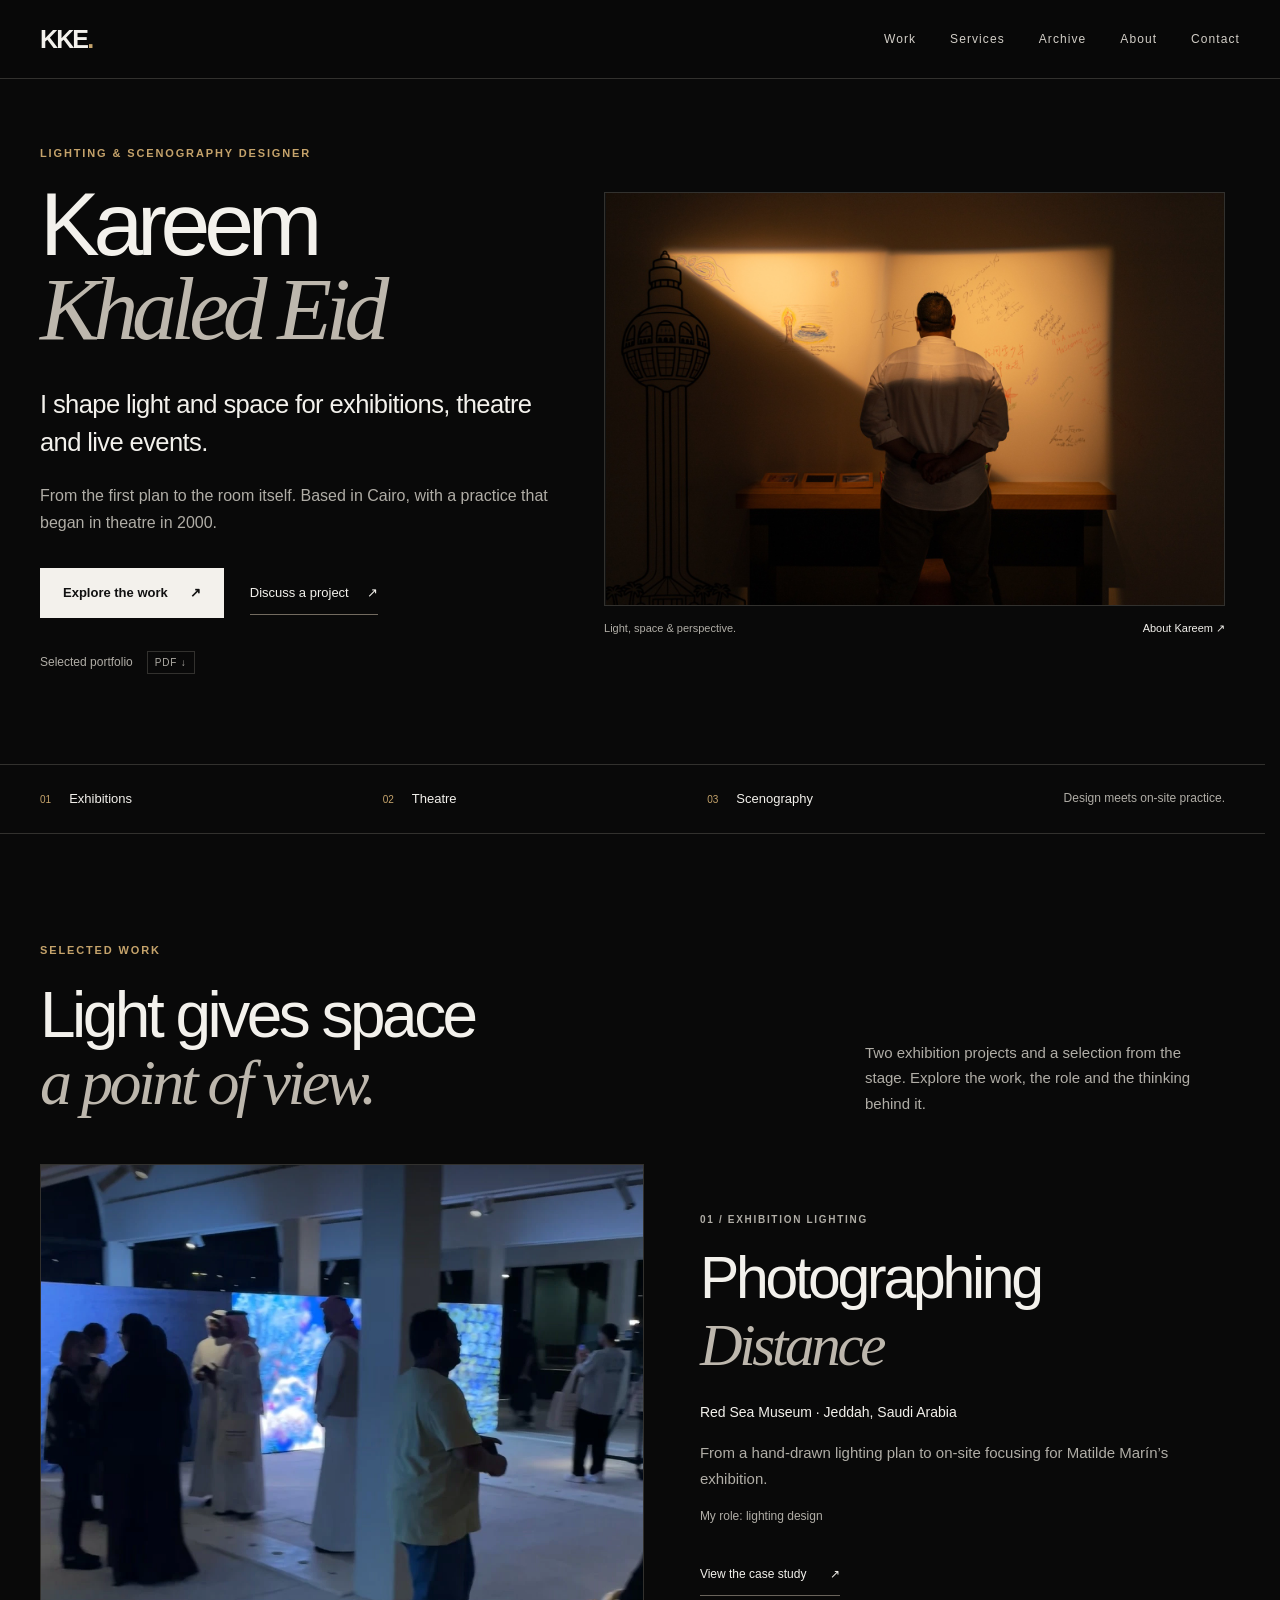
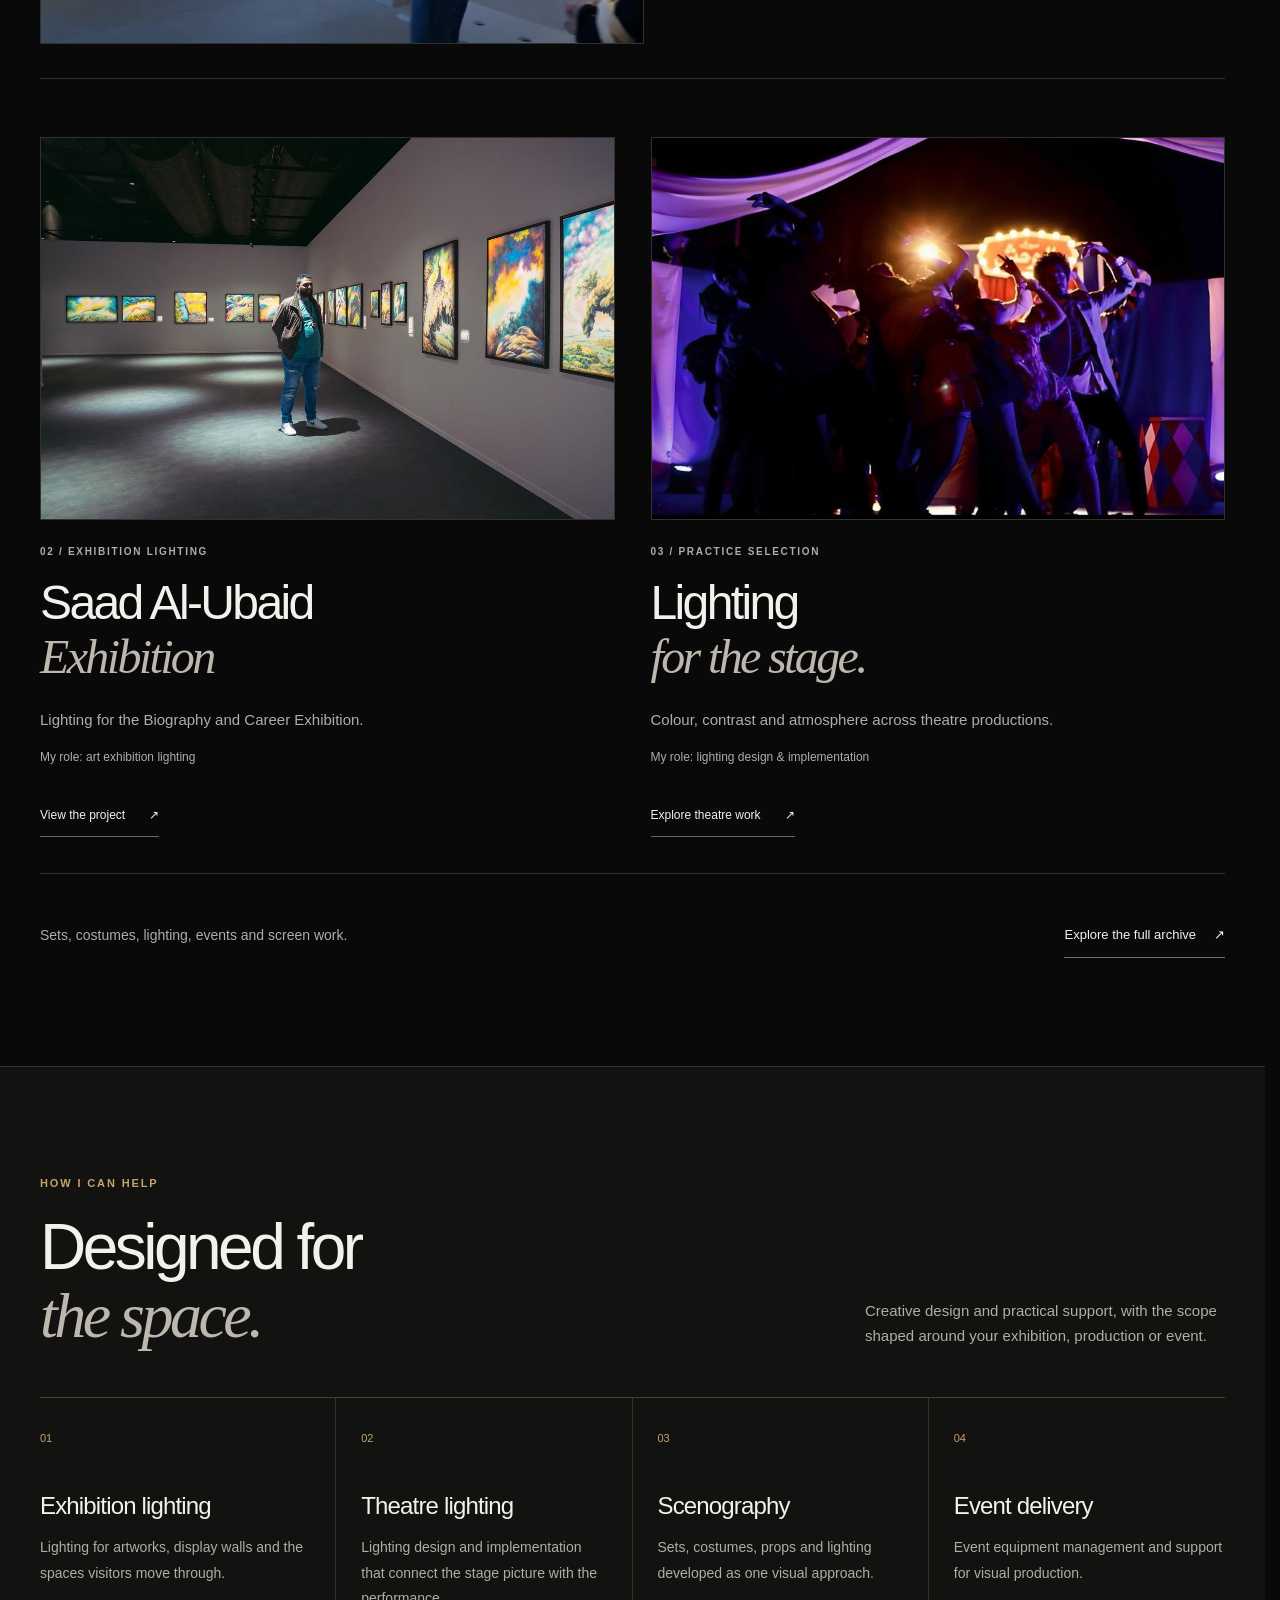
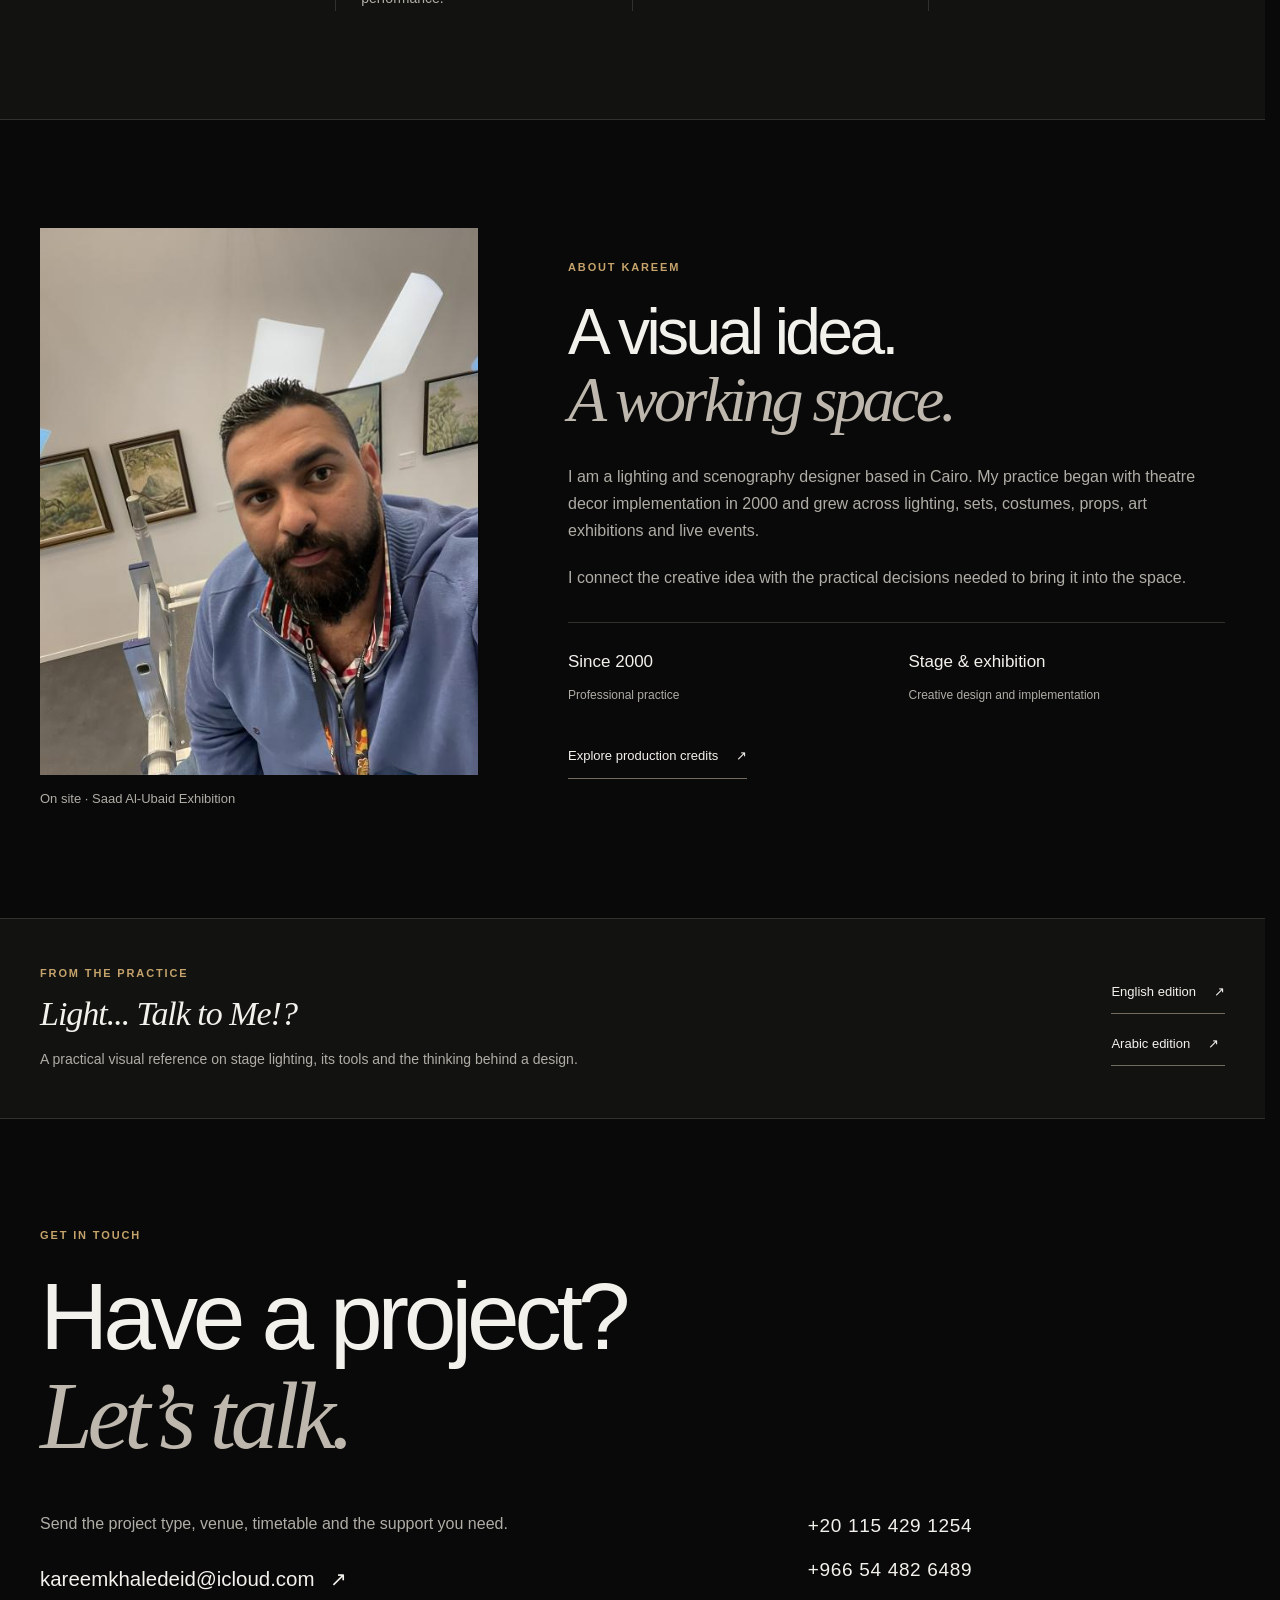
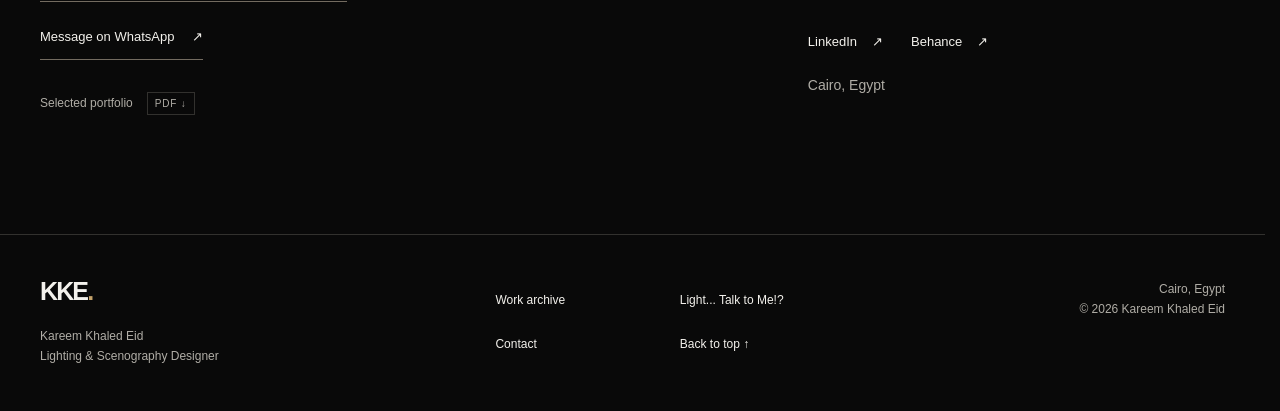
<file: index.html>
<!doctype html>
<html lang="en"><head>
<meta charset="utf-8"><meta name="viewport" content="width=device-width,initial-scale=1">
<meta name="description" content="Lighting and scenography for exhibitions, theatre and live events. Explore work by Kareem Khaled Eid, including the Red Sea Museum in Jeddah."><meta name="author" content="Kareem Khaled Eid"><meta name="theme-color" content="#090909">
<meta name="robots" content="index, follow, max-image-preview:large"><link rel="canonical" href="https://kareemkhaledeid.github.io/">
<meta property="og:title" content="Kareem Khaled Eid — Lighting &amp; Scenography Designer"><meta property="og:description" content="Lighting and scenography for exhibitions, theatre and live events. Explore work by Kareem Khaled Eid, including the Red Sea Museum in Jeddah."><meta property="og:type" content="website"><meta property="og:url" content="https://kareemkhaledeid.github.io/"><meta property="og:site_name" content="Kareem Khaled Eid"><meta property="og:image" content="https://kareemkhaledeid.github.io/assets/kareem-light-and-space.jpg"><meta property="og:image:alt" content="Kareem Khaled Eid facing a wall shaped by warm light"><meta property="og:image:width" content="1536"><meta property="og:image:height" content="1024">
<meta name="twitter:card" content="summary_large_image"><meta name="twitter:title" content="Kareem Khaled Eid — Lighting &amp; Scenography Designer"><meta name="twitter:description" content="Lighting and scenography for exhibitions, theatre and live events. Explore work by Kareem Khaled Eid, including the Red Sea Museum in Jeddah."><meta name="twitter:image" content="https://kareemkhaledeid.github.io/assets/kareem-light-and-space.jpg">
<title>Kareem Khaled Eid — Lighting &amp; Scenography Designer</title><link rel="icon" href="assets/favicon.svg" type="image/svg+xml"><link rel="stylesheet" href="style.css?v=20261023-hero-photo">
<script type="application/ld+json">{"@context": "https://schema.org", "@graph": [{"@type": "Person", "@id": "https://kareemkhaledeid.github.io/#person", "name": "Kareem Khaled Eid", "url": "https://kareemkhaledeid.github.io/", "jobTitle": "Lighting & Scenography Designer", "email": "mailto:kareemkhaledeid@icloud.com", "telephone": ["+201154291254", "+966544826489"], "address": {"@type": "PostalAddress", "addressLocality": "Cairo", "addressCountry": "EG"}, "sameAs": ["https://www.linkedin.com/in/kareemkhaledeid/", "https://www.behance.net/kareemkhaledeid"]}, {"@type": "WebPage", "@id": "https://kareemkhaledeid.github.io/#webpage", "url": "https://kareemkhaledeid.github.io/", "name": "Kareem Khaled Eid — Lighting & Scenography Designer", "description": "Lighting and scenography for exhibitions, theatre and live events. Explore work by Kareem Khaled Eid, including the Red Sea Museum in Jeddah.", "author": {"@id": "https://kareemkhaledeid.github.io/#person"}}]}</script>
</head><body id="top" data-page="home">
<a class="skip-link" href="#main">Skip to content</a>
<header class="site-header"><nav class="nav container" aria-label="Main navigation">
  <a class="brand" href="./" aria-label="Kareem Khaled Eid — home">KKE<span>.</span></a>
  <button class="nav-toggle" type="button" aria-controls="nav-links" aria-expanded="false" aria-label="Open navigation"><span></span><span></span></button>
  <div class="nav-links" id="nav-links"><a href="#work">Work</a><a href="#services">Services</a><a href="archive.html">Archive</a><a href="#about">About</a><a href="#contact">Contact</a></div>
</nav></header>
<main id="main" tabindex="-1">
<section class="hero container" aria-labelledby="home-title">
  <div class="hero-copy reveal"><p class="eyebrow">LIGHTING &amp; SCENOGRAPHY DESIGNER</p><h1 id="home-title">Kareem<br><em>Khaled Eid</em></h1><p class="hero-intro">I shape light and space for exhibitions, theatre and live events.</p><p class="muted hero-detail">From the first plan to the room itself. Based in Cairo, with a practice that began in theatre in 2000.</p><div class="actions"><a class="button button-primary" href="#work">Explore the work <span aria-hidden="true">↗</span></a><a class="text-link" href="#contact">Discuss a project <span aria-hidden="true">↗</span></a></div><a class="download-link" href="assets/Kareem_Khaled_Eid_Selected_Portfolio.pdf" download>Selected portfolio <span>PDF ↓</span></a></div>
  <figure class="hero-visual reveal"><a class="hero-photo" href="#about" aria-label="About Kareem Khaled Eid"><img src="assets/kareem-light-and-space.jpg" alt="Kareem Khaled Eid standing with his hands behind his back, facing a wall shaped by warm light" width="1536" height="1024" loading="eager" decoding="async" fetchpriority="high"></a><figcaption><span>Light, space &amp; perspective.</span><a href="#about">About Kareem <span aria-hidden="true">↗</span></a></figcaption></figure>
</section>
<div class="practice-strip"><div class="container"><p><span>01</span>Exhibitions</p><p><span>02</span>Theatre</p><p><span>03</span>Scenography</p><p class="strip-note">Design meets on-site practice.</p></div></div>
<section class="section container" id="work" aria-labelledby="work-title">
  <div class="section-heading reveal"><div><p class="eyebrow">SELECTED WORK</p><h2 id="work-title">Light gives space<br><em>a point of view.</em></h2></div><p>Two exhibition projects and a selection from the stage. Explore the work, the role and the thinking behind it.</p></div>
  <div class="work-grid">
    <article class="work-card work-feature reveal"><a href="photographing-distance.html" class="work-link" aria-label="View project: Photographing Distance — Red Sea Museum"><div class="work-photo"><img src="assets/project-details/jeddah-gallery.webp" alt="Visitors among LED displays and columns in the Photographing Distance exhibition" width="1080" height="855" loading="lazy" decoding="async" class=""></div><div class="work-copy"><p class="eyebrow">01 / EXHIBITION LIGHTING</p><h3>Photographing<br><em>Distance</em></h3><p class="work-place">Red Sea Museum · Jeddah, Saudi Arabia</p><p>From a hand-drawn lighting plan to on-site focusing for Matilde Marín’s exhibition.</p><p class="role-line">My role: lighting design</p><span class="card-action">View the case study <span aria-hidden="true">↗</span></span></div></a></article>
    <article class="work-card reveal"><a href="saad-al-ubaid.html" class="work-link" aria-label="View project: Saad Al-Ubaid Exhibition"><div class="work-photo"><img src="assets/page-11-image-02.jpg" alt="Kareem Khaled Eid in the Saad Al-Ubaid exhibition gallery" width="1120" height="747" loading="lazy" decoding="async" class=""></div><div class="work-copy"><p class="eyebrow">02 / EXHIBITION LIGHTING</p><h3>Saad Al-Ubaid<br><em>Exhibition</em></h3><p>Lighting for the Biography and Career Exhibition.</p><p class="role-line">My role: art exhibition lighting</p><span class="card-action">View the project <span aria-hidden="true">↗</span></span></div></a></article>
    <article class="work-card reveal"><a href="archive.html#archive-lighting" class="work-link" aria-label="Explore theatre lighting work"><div class="work-photo"><img src="assets/page-06-image-01.jpg" alt="Theatre performers in a scene lit in purple and warm backlight" width="792" height="576" loading="lazy" decoding="async" class=""></div><div class="work-copy"><p class="eyebrow">03 / PRACTICE SELECTION</p><h3>Lighting<br><em>for the stage.</em></h3><p>Colour, contrast and atmosphere across theatre productions.</p><p class="role-line">My role: lighting design &amp; implementation</p><span class="card-action">Explore theatre work <span aria-hidden="true">↗</span></span></div></a></article>
  </div>
  <div class="archive-invite reveal" id="archive"><p>Sets, costumes, lighting, events and screen work.</p><a class="text-link" href="archive.html">Explore the full archive <span aria-hidden="true">↗</span></a></div>
</section>
<section class="section service-section" id="services" aria-labelledby="services-title"><div class="container">
  <div class="section-heading reveal"><div><p class="eyebrow">HOW I CAN HELP</p><h2 id="services-title">Designed for<br><em>the space.</em></h2></div><p>Creative design and practical support, with the scope shaped around your exhibition, production or event.</p></div>
  <div class="service-grid"><article class="service reveal"><span>01</span><h3>Exhibition lighting</h3><p>Lighting for artworks, display walls and the spaces visitors move through.</p></article><article class="service reveal"><span>02</span><h3>Theatre lighting</h3><p>Lighting design and implementation that connect the stage picture with the performance.</p></article><article class="service reveal"><span>03</span><h3>Scenography</h3><p>Sets, costumes, props and lighting developed as one visual approach.</p></article><article class="service reveal"><span>04</span><h3>Event delivery</h3><p>Event equipment management and support for visual production.</p></article></div>
</div></section>
<section class="section container about-grid" id="about" aria-labelledby="about-title">
  <figure class="about-photo reveal"><img src="assets/page-11-image-01.jpg" alt="Kareem Khaled Eid on site at the Saad Al-Ubaid exhibition" width="866" height="649" loading="lazy" decoding="async" class=""><figcaption>On site · Saad Al-Ubaid Exhibition</figcaption></figure>
  <div class="about-copy reveal"><p class="eyebrow">ABOUT KAREEM</p><h2 id="about-title">A visual idea.<br><em>A working space.</em></h2><p>I am a lighting and scenography designer based in Cairo. My practice began with theatre decor implementation in 2000 and grew across lighting, sets, costumes, props, art exhibitions and live events.</p><p>I connect the creative idea with the practical decisions needed to bring it into the space.</p><div class="about-facts" id="experience"><div><strong>Since 2000</strong><span>Professional practice</span></div><div><strong>Stage &amp; exhibition</strong><span>Creative design and implementation</span></div></div><a class="text-link" href="archive.html#credits">Explore production credits <span aria-hidden="true">↗</span></a></div>
</section>
<section class="book-band" id="book"><div class="container book-row reveal"><div><p class="eyebrow">FROM THE PRACTICE</p><h2>Light... Talk to Me!?</h2><p>A practical visual reference on stage lighting, its tools and the thinking behind a design.</p></div><div class="book-links"><a class="text-link" href="https://www.amazon.com/dp/B0GXJDP2FG" target="_blank" rel="noopener">English edition <span aria-hidden="true">↗</span></a><a class="text-link" href="https://www.amazon.com/dp/B0H7JTGGYV" target="_blank" rel="noopener">Arabic edition <span aria-hidden="true">↗</span></a></div></div></section>
<section class="section container contact" id="contact" aria-labelledby="contact-title"><div class="contact-box reveal"><p class="eyebrow">GET IN TOUCH</p><h2 id="contact-title">Have a project?<br><em>Let’s talk.</em></h2><div class="contact-grid"><div><p>Send the project type, venue, timetable and the support you need.</p><div class="contact-actions"><a class="contact-email" href="mailto:kareemkhaledeid@icloud.com">kareemkhaledeid@icloud.com <span aria-hidden="true">↗</span></a><a class="text-link whatsapp-link" href="https://wa.me/966544826489" target="_blank" rel="noopener" aria-label="Message Kareem on WhatsApp at +966 54 482 6489">Message on WhatsApp <span aria-hidden="true">↗</span></a></div><a class="download-link" href="assets/Kareem_Khaled_Eid_Selected_Portfolio.pdf" download>Selected portfolio <span>PDF ↓</span></a></div><div class="contact-details"><div class="contact-phones"><a href="tel:+201154291254"><bdi dir="ltr">+20 115 429 1254</bdi></a><a href="tel:+966544826489"><bdi dir="ltr">+966 54 482 6489</bdi></a></div><div class="contact-socials"><a href="https://www.linkedin.com/in/kareemkhaledeid/" target="_blank" rel="noopener">LinkedIn <span aria-hidden="true">↗</span></a><a href="https://www.behance.net/kareemkhaledeid" target="_blank" rel="noopener">Behance <span aria-hidden="true">↗</span></a></div><p>Cairo, Egypt</p></div></div></div></section>
</main>
<footer class="footer"><div class="container footer-grid"><div><a class="brand" href="./" aria-label="Kareem Khaled Eid — home">KKE<span>.</span></a><p>Kareem Khaled Eid<br>Lighting &amp; Scenography Designer</p></div><div class="footer-links"><a href="archive.html">Work archive</a><a href="./#book">Light... Talk to Me!?</a><a href="./#contact">Contact</a><a href="#top">Back to top ↑</a></div><p class="footer-note">Cairo, Egypt<br>© <span id="year">2026</span> Kareem Khaled Eid</p></div></footer>
<script src="script.js?v=20261023-refined-r2" defer></script>
</body></html>
</file>
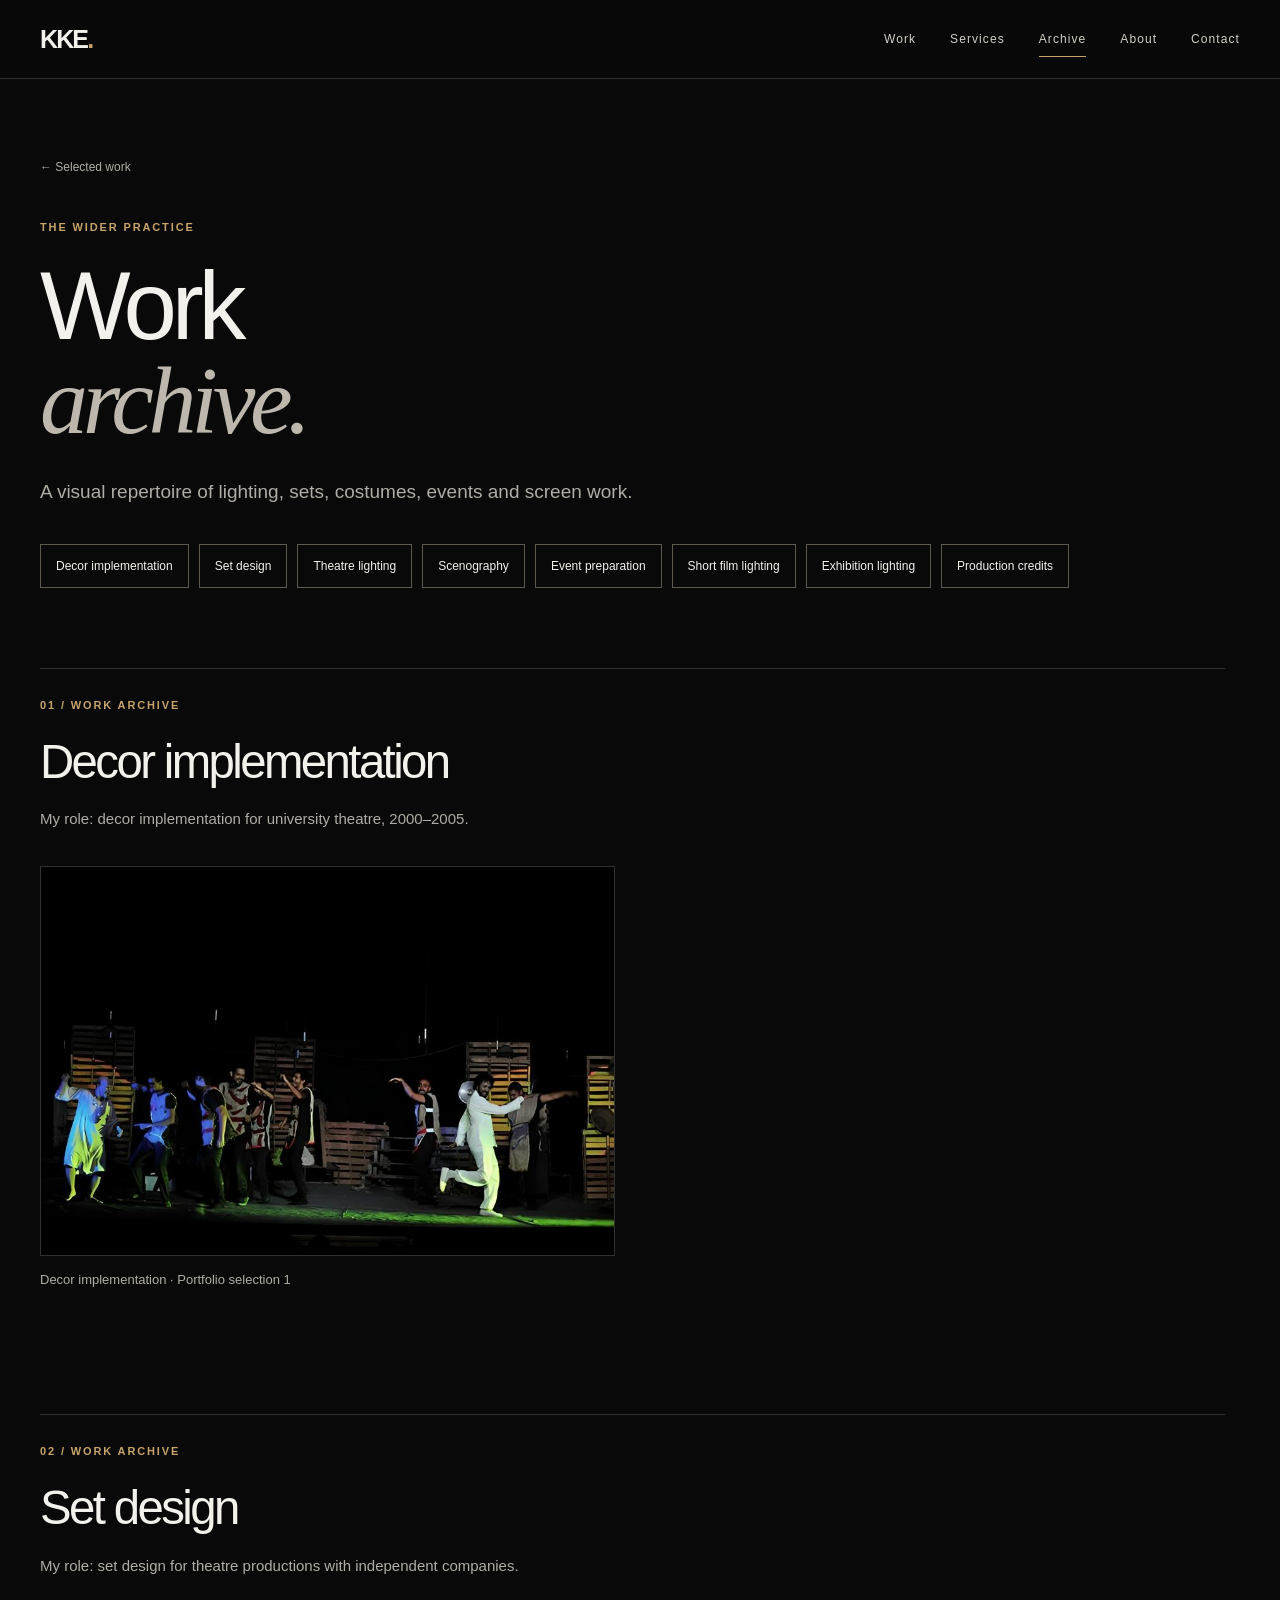
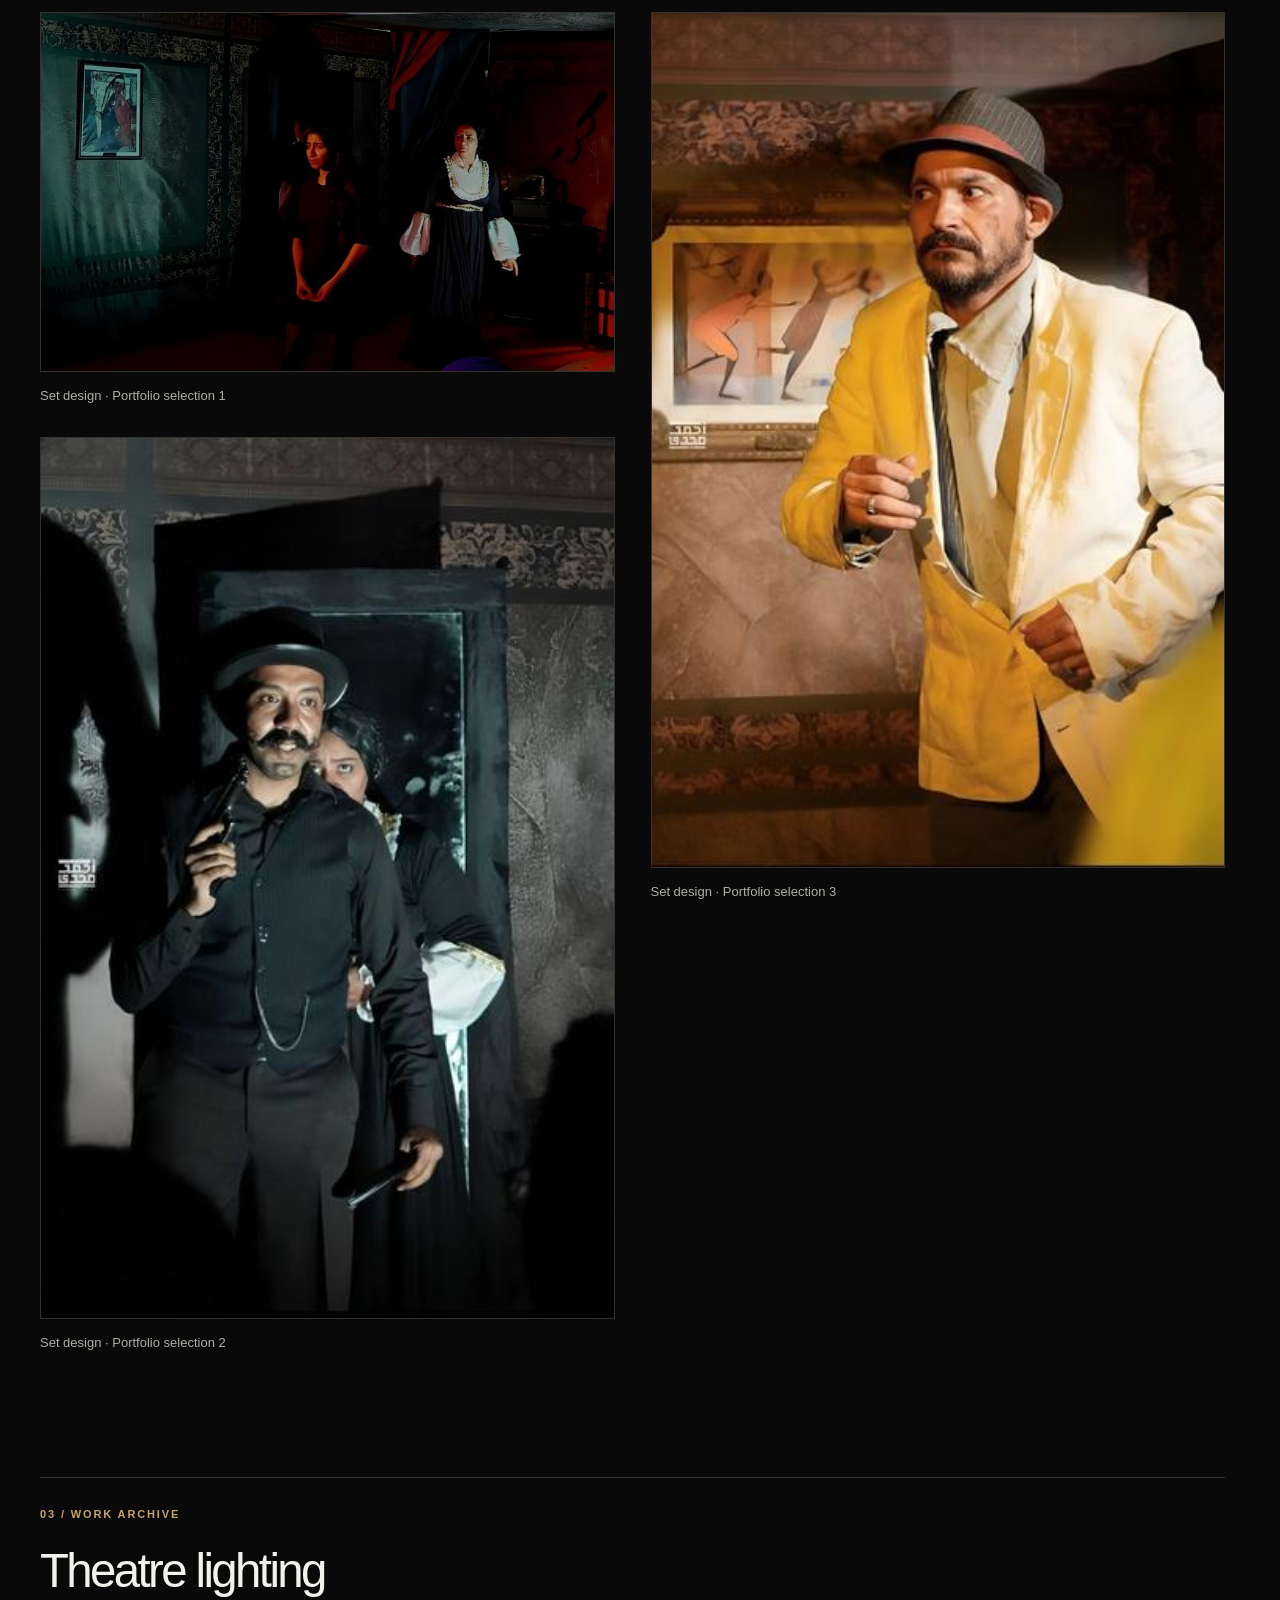
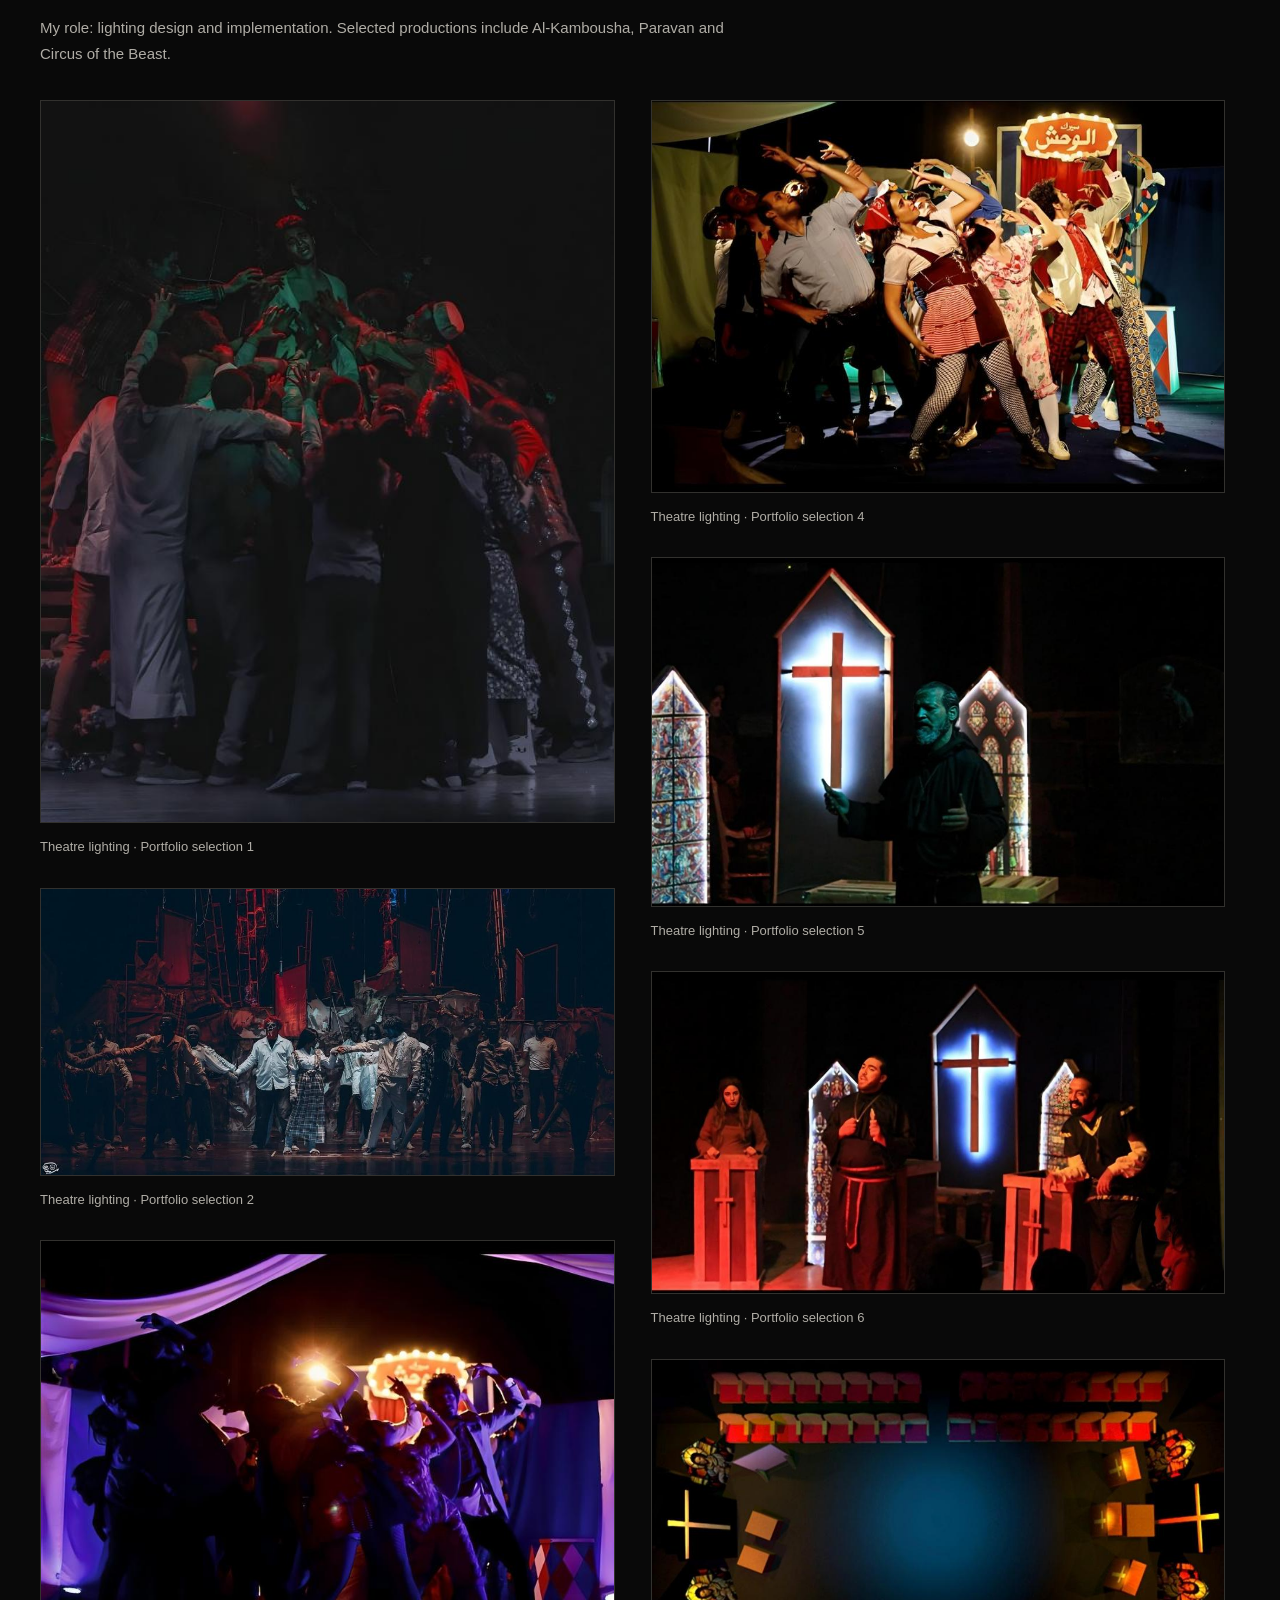
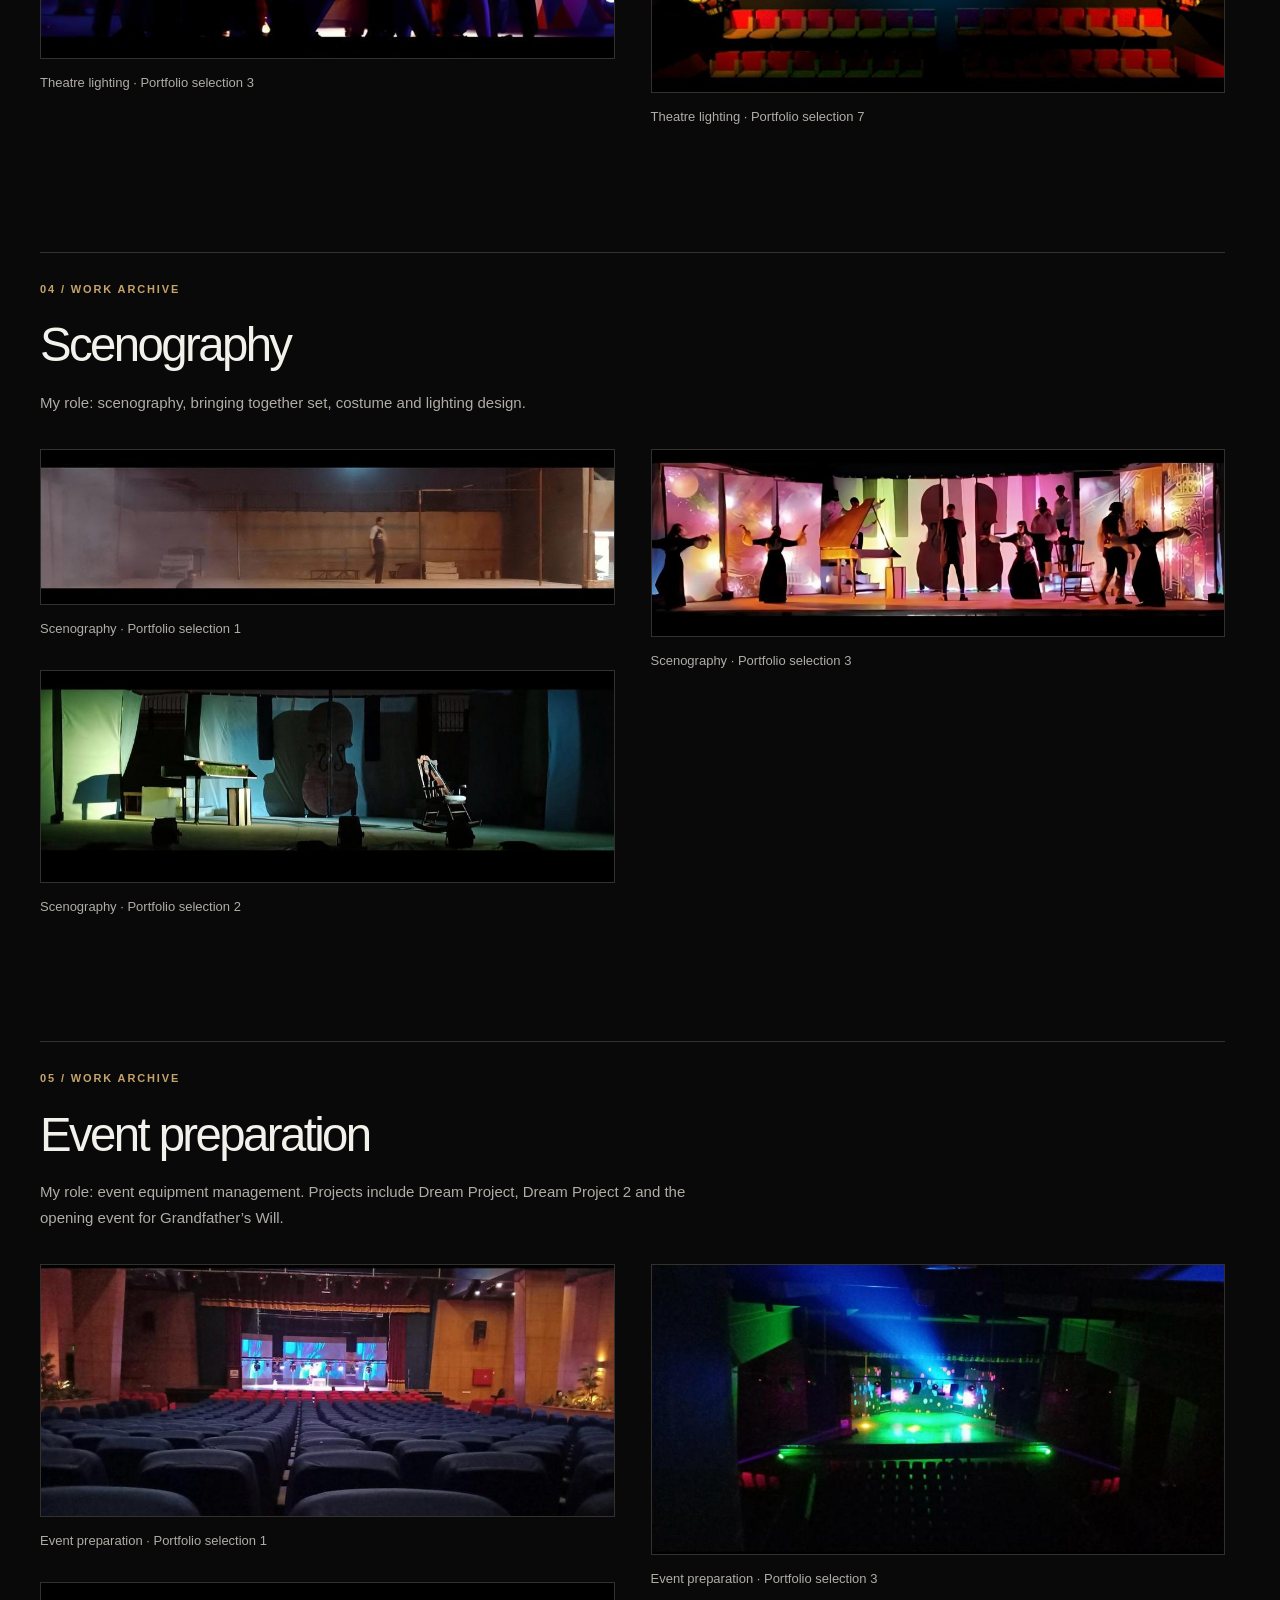
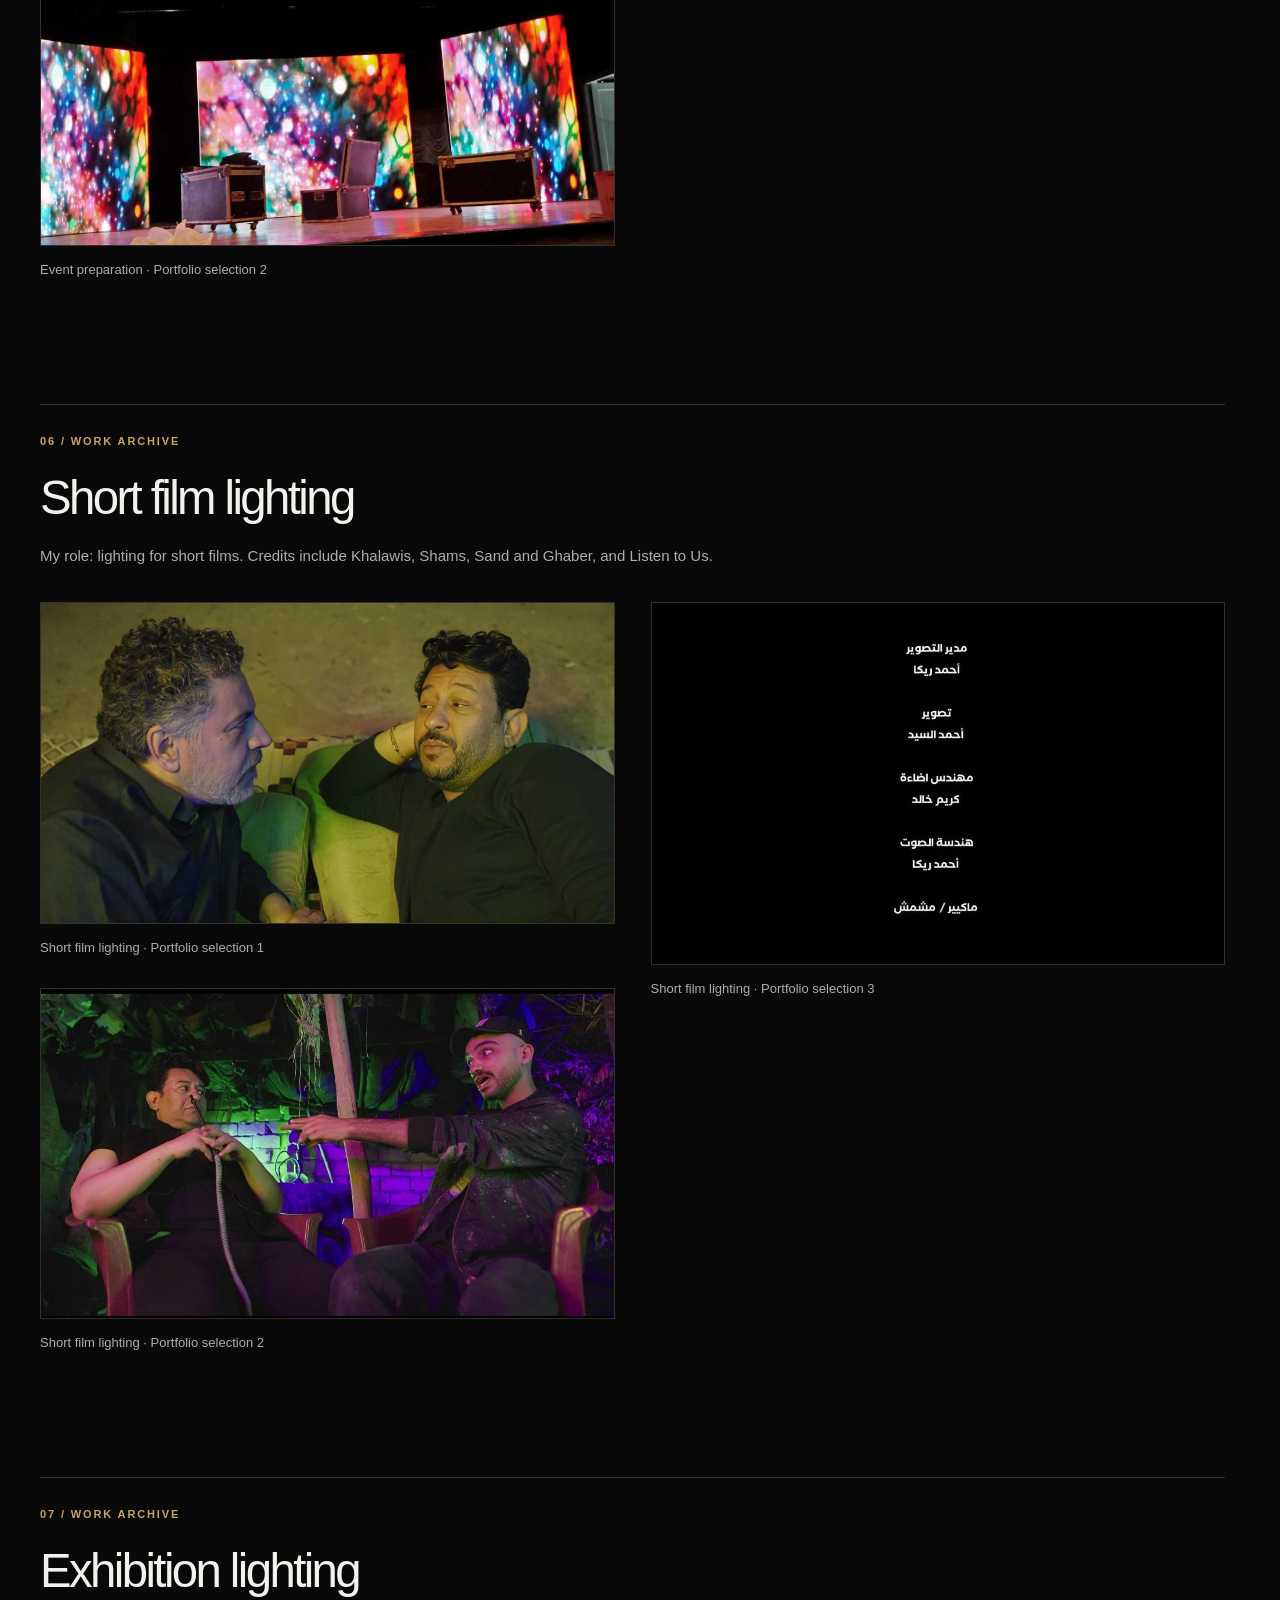
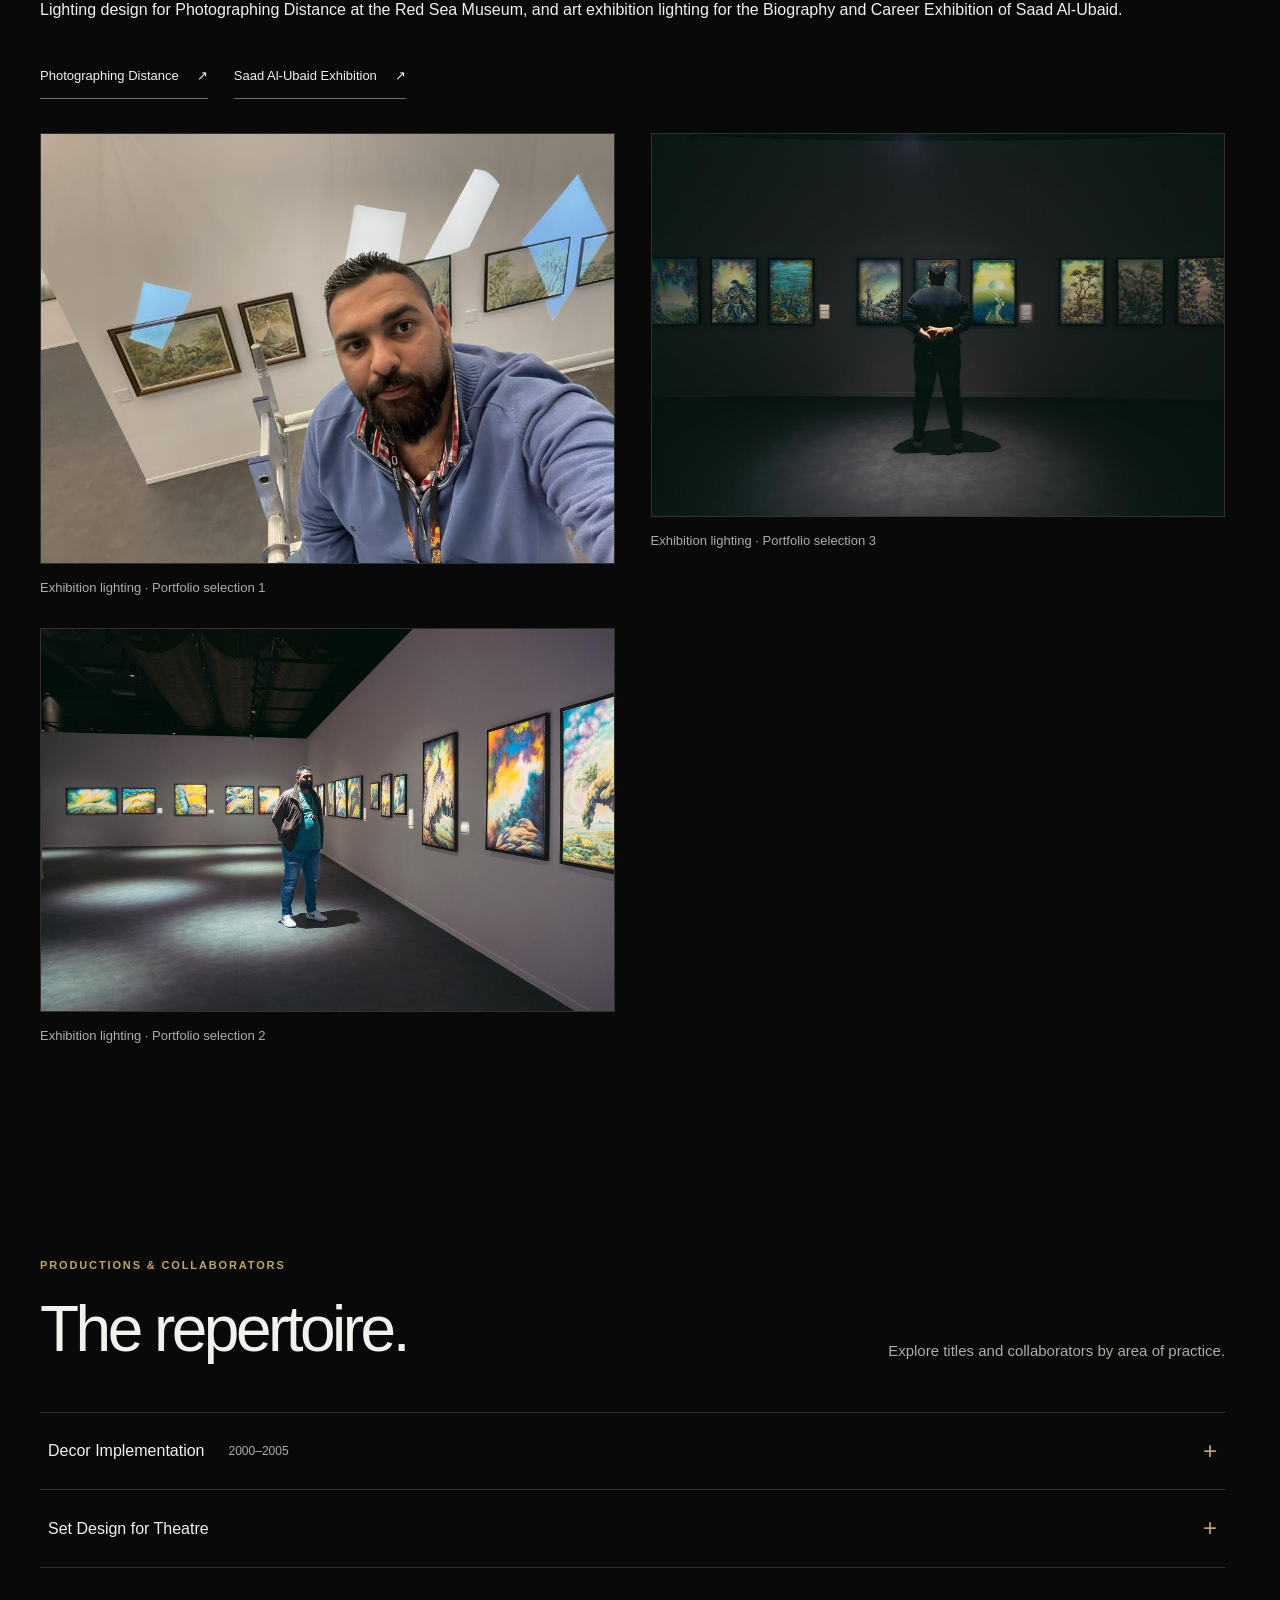
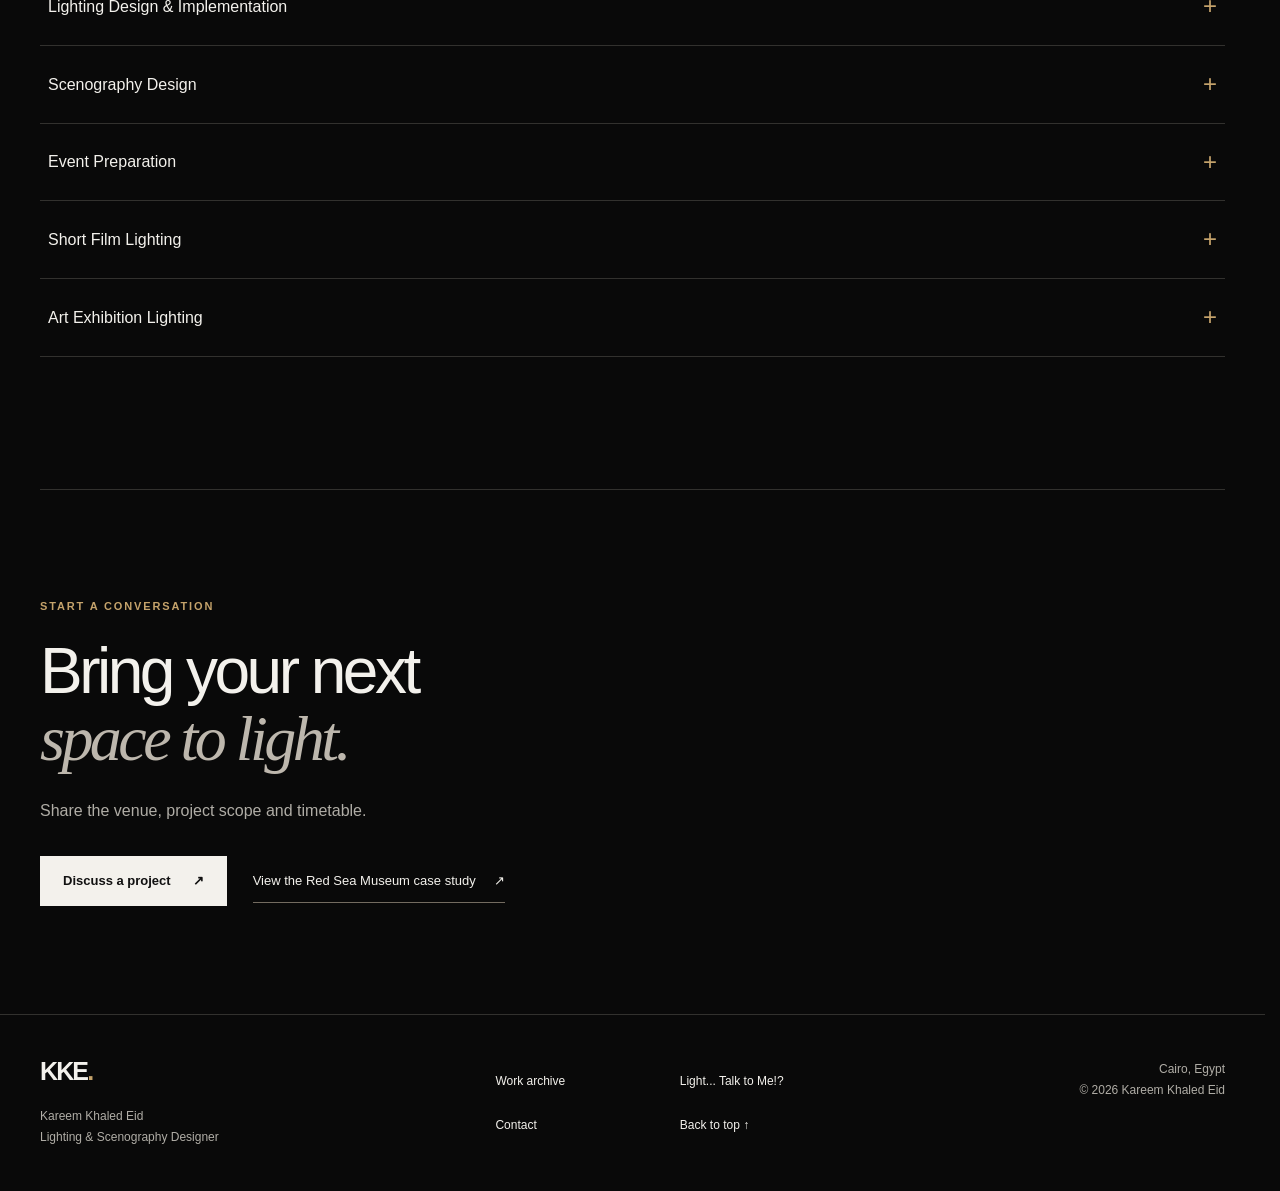
<file: archive.html>
<!doctype html>
<html lang="en"><head>
<meta charset="utf-8"><meta name="viewport" content="width=device-width,initial-scale=1">
<meta name="description" content="Explore theatre lighting, scenography, set design, event preparation, short film lighting and production credits from Kareem Khaled Eid’s portfolio."><meta name="author" content="Kareem Khaled Eid"><meta name="theme-color" content="#090909">
<meta name="robots" content="index, follow, max-image-preview:large"><link rel="canonical" href="https://kareemkhaledeid.github.io/archive.html">
<meta property="og:title" content="Work Archive — Kareem Khaled Eid"><meta property="og:description" content="Explore theatre lighting, scenography, set design, event preparation, short film lighting and production credits from Kareem Khaled Eid’s portfolio."><meta property="og:type" content="website"><meta property="og:url" content="https://kareemkhaledeid.github.io/archive.html"><meta property="og:site_name" content="Kareem Khaled Eid"><meta property="og:image" content="https://kareemkhaledeid.github.io/assets/page-06-image-01.jpg"><meta property="og:image:alt" content="Lighting and scenography portfolio by Kareem Khaled Eid">
<meta name="twitter:card" content="summary_large_image"><meta name="twitter:title" content="Work Archive — Kareem Khaled Eid"><meta name="twitter:description" content="Explore theatre lighting, scenography, set design, event preparation, short film lighting and production credits from Kareem Khaled Eid’s portfolio."><meta name="twitter:image" content="https://kareemkhaledeid.github.io/assets/page-06-image-01.jpg">
<title>Work Archive — Kareem Khaled Eid</title><link rel="icon" href="assets/favicon.svg" type="image/svg+xml"><link rel="stylesheet" href="style.css?v=20261023-refined-r2">
<script type="application/ld+json">{"@context": "https://schema.org", "@graph": [{"@type": "Person", "@id": "https://kareemkhaledeid.github.io/#person", "name": "Kareem Khaled Eid", "url": "https://kareemkhaledeid.github.io/", "jobTitle": "Lighting & Scenography Designer", "email": "mailto:kareemkhaledeid@icloud.com", "telephone": ["+201154291254", "+966544826489"], "address": {"@type": "PostalAddress", "addressLocality": "Cairo", "addressCountry": "EG"}, "sameAs": ["https://www.linkedin.com/in/kareemkhaledeid/", "https://www.behance.net/kareemkhaledeid"]}, {"@type": "WebPage", "@id": "https://kareemkhaledeid.github.io/archive.html#webpage", "url": "https://kareemkhaledeid.github.io/archive.html", "name": "Work Archive — Kareem Khaled Eid", "description": "Explore theatre lighting, scenography, set design, event preparation, short film lighting and production credits from Kareem Khaled Eid’s portfolio.", "author": {"@id": "https://kareemkhaledeid.github.io/#person"}}]}</script>
</head><body id="top" data-page="archive">
<a class="skip-link" href="#main">Skip to content</a>
<header class="site-header"><nav class="nav container" aria-label="Main navigation">
  <a class="brand" href="./" aria-label="Kareem Khaled Eid — home">KKE<span>.</span></a>
  <button class="nav-toggle" type="button" aria-controls="nav-links" aria-expanded="false" aria-label="Open navigation"><span></span><span></span></button>
  <div class="nav-links" id="nav-links"><a href="./#work">Work</a><a href="./#services">Services</a><a href="archive.html" aria-current="page">Archive</a><a href="./#about">About</a><a href="./#contact">Contact</a></div>
</nav></header>
<main id="main" tabindex="-1"><section class="container page-intro archive-intro reveal"><a class="back-link" href="./#work">← Selected work</a><p class="eyebrow">THE WIDER PRACTICE</p><h1>Work<br><em>archive.</em></h1><p class="page-lead">A visual repertoire of lighting, sets, costumes, events and screen work.</p><nav class="archive-nav" aria-label="Browse work by discipline"><a href="#archive-decor">Decor implementation</a><a href="#archive-set">Set design</a><a href="#archive-lighting">Theatre lighting</a><a href="#archive-scenography">Scenography</a><a href="#archive-events">Event preparation</a><a href="#archive-film">Short film lighting</a><a href="#archive-exhibition">Exhibition lighting</a><a href="#credits">Production credits</a></nav></section><section class="container archive-group" id="archive-decor" aria-labelledby="archive-title-1"><div class="chapter-heading reveal"><p class="eyebrow">01 / WORK ARCHIVE</p><h2 id="archive-title-1">Decor implementation</h2><p>My role: decor implementation for university theatre, 2000–2005.</p></div><div class="archive-images"><figure class="media reveal "><a class="image-open" href="assets/page-03-image-01.jpg" data-gallery="archive-decor" data-caption="Decor implementation · Portfolio selection 1" aria-label="Enlarge: Decor implementation · Portfolio selection 1"><img src="assets/page-03-image-01.jpg" alt="Decor implementation — University Theater — view 1" width="910" height="617" loading="lazy" decoding="async" class=""></a><figcaption>Decor implementation · Portfolio selection 1</figcaption></figure></div></section><section class="container archive-group" id="archive-set" aria-labelledby="archive-title-2"><div class="chapter-heading reveal"><p class="eyebrow">02 / WORK ARCHIVE</p><h2 id="archive-title-2">Set design</h2><p>My role: set design for theatre productions with independent companies.</p></div><div class="archive-images"><figure class="media reveal "><a class="image-open" href="assets/page-04-image-01.jpg" data-gallery="archive-set" data-caption="Set design · Portfolio selection 1" aria-label="Enlarge: Set design · Portfolio selection 1"><img src="assets/page-04-image-01.jpg" alt="Set design for theatre — view 1" width="854" height="534" loading="lazy" decoding="async" class=""></a><figcaption>Set design · Portfolio selection 1</figcaption></figure><figure class="media reveal "><a class="image-open" href="assets/page-04-image-02.jpg" data-gallery="archive-set" data-caption="Set design · Portfolio selection 2" aria-label="Enlarge: Set design · Portfolio selection 2"><img src="assets/page-04-image-02.jpg" alt="Set design for theatre — view 2" width="363" height="558" loading="lazy" decoding="async" class=""></a><figcaption>Set design · Portfolio selection 2</figcaption></figure><figure class="media reveal "><a class="image-open" href="assets/page-04-image-03.jpg" data-gallery="archive-set" data-caption="Set design · Portfolio selection 3" aria-label="Enlarge: Set design · Portfolio selection 3"><img src="assets/page-04-image-03.jpg" alt="Set design for theatre — view 3" width="369" height="550" loading="lazy" decoding="async" class=""></a><figcaption>Set design · Portfolio selection 3</figcaption></figure></div></section><section class="container archive-group" id="archive-lighting" aria-labelledby="archive-title-3"><div class="chapter-heading reveal"><p class="eyebrow">03 / WORK ARCHIVE</p><h2 id="archive-title-3">Theatre lighting</h2><p>My role: lighting design and implementation. Selected productions include Al-Kambousha, Paravan and Circus of the Beast.</p></div><div class="archive-images"><figure class="media reveal "><a class="image-open" href="assets/page-05-image-01.jpg" data-gallery="archive-lighting" data-caption="Theatre lighting · Portfolio selection 1" aria-label="Enlarge: Theatre lighting · Portfolio selection 1"><img src="assets/page-05-image-01.jpg" alt="Theatrical lighting design — view 1" width="668" height="841" loading="lazy" decoding="async" class=""></a><figcaption>Theatre lighting · Portfolio selection 1</figcaption></figure><figure class="media reveal "><a class="image-open" href="assets/page-05-image-02.jpg" data-gallery="archive-lighting" data-caption="Theatre lighting · Portfolio selection 2" aria-label="Enlarge: Theatre lighting · Portfolio selection 2"><img src="assets/page-05-image-02.jpg" alt="Theatrical lighting design — view 2" width="1060" height="530" loading="lazy" decoding="async" class=""></a><figcaption>Theatre lighting · Portfolio selection 2</figcaption></figure><figure class="media reveal "><a class="image-open" href="assets/page-06-image-01.jpg" data-gallery="archive-lighting" data-caption="Theatre lighting · Portfolio selection 3" aria-label="Enlarge: Theatre lighting · Portfolio selection 3"><img src="assets/page-06-image-01.jpg" alt="Theatrical lighting design — view 3" width="792" height="576" loading="lazy" decoding="async" class=""></a><figcaption>Theatre lighting · Portfolio selection 3</figcaption></figure><figure class="media reveal "><a class="image-open" href="assets/page-06-image-02.jpg" data-gallery="archive-lighting" data-caption="Theatre lighting · Portfolio selection 4" aria-label="Enlarge: Theatre lighting · Portfolio selection 4"><img src="assets/page-06-image-02.jpg" alt="Theatrical lighting design — view 4" width="818" height="558" loading="lazy" decoding="async" class=""></a><figcaption>Theatre lighting · Portfolio selection 4</figcaption></figure><figure class="media reveal "><a class="image-open" href="assets/page-07-image-01.jpg" data-gallery="archive-lighting" data-caption="Theatre lighting · Portfolio selection 5" aria-label="Enlarge: Theatre lighting · Portfolio selection 5"><img src="assets/page-07-image-01.jpg" alt="Theatrical lighting design — view 5" width="962" height="584" loading="lazy" decoding="async" class=""></a><figcaption>Theatre lighting · Portfolio selection 5</figcaption></figure><figure class="media reveal "><a class="image-open" href="assets/page-07-image-02.jpg" data-gallery="archive-lighting" data-caption="Theatre lighting · Portfolio selection 6" aria-label="Enlarge: Theatre lighting · Portfolio selection 6"><img src="assets/page-07-image-02.jpg" alt="Theatrical lighting design — view 6" width="1001" height="561" loading="lazy" decoding="async" class=""></a><figcaption>Theatre lighting · Portfolio selection 6</figcaption></figure><figure class="media reveal "><a class="image-open" href="assets/page-07-image-03.jpg" data-gallery="archive-lighting" data-caption="Theatre lighting · Portfolio selection 7" aria-label="Enlarge: Theatre lighting · Portfolio selection 7"><img src="assets/page-07-image-03.jpg" alt="Theatrical lighting plot — view 7" width="983" height="571" loading="lazy" decoding="async" class=""></a><figcaption>Theatre lighting · Portfolio selection 7</figcaption></figure></div></section><section class="container archive-group" id="archive-scenography" aria-labelledby="archive-title-4"><div class="chapter-heading reveal"><p class="eyebrow">04 / WORK ARCHIVE</p><h2 id="archive-title-4">Scenography</h2><p>My role: scenography, bringing together set, costume and lighting design.</p></div><div class="archive-images"><figure class="media reveal "><a class="image-open" href="assets/page-08-image-01.jpg" data-gallery="archive-scenography" data-caption="Scenography · Portfolio selection 1" aria-label="Enlarge: Scenography · Portfolio selection 1"><img src="assets/page-08-image-01.jpg" alt="Scenography design — view 1" width="1013" height="272" loading="lazy" decoding="async" class=""></a><figcaption>Scenography · Portfolio selection 1</figcaption></figure><figure class="media reveal "><a class="image-open" href="assets/page-08-image-02.jpg" data-gallery="archive-scenography" data-caption="Scenography · Portfolio selection 2" aria-label="Enlarge: Scenography · Portfolio selection 2"><img src="assets/page-08-image-02.jpg" alt="Scenography design — view 2" width="988" height="364" loading="lazy" decoding="async" class=""></a><figcaption>Scenography · Portfolio selection 2</figcaption></figure><figure class="media reveal "><a class="image-open" href="assets/page-08-image-03.jpg" data-gallery="archive-scenography" data-caption="Scenography · Portfolio selection 3" aria-label="Enlarge: Scenography · Portfolio selection 3"><img src="assets/page-08-image-03.jpg" alt="Scenography design — view 3" width="1053" height="342" loading="lazy" decoding="async" class=""></a><figcaption>Scenography · Portfolio selection 3</figcaption></figure></div></section><section class="container archive-group" id="archive-events" aria-labelledby="archive-title-5"><div class="chapter-heading reveal"><p class="eyebrow">05 / WORK ARCHIVE</p><h2 id="archive-title-5">Event preparation</h2><p>My role: event equipment management. Projects include Dream Project, Dream Project 2 and the opening event for Grandfather’s Will.</p></div><div class="archive-images"><figure class="media reveal "><a class="image-open" href="assets/page-09-image-01.jpg" data-gallery="archive-events" data-caption="Event preparation · Portfolio selection 1" aria-label="Enlarge: Event preparation · Portfolio selection 1"><img src="assets/page-09-image-01.jpg" alt="Event preparation — view 1" width="1053" height="462" loading="lazy" decoding="async" class=""></a><figcaption>Event preparation · Portfolio selection 1</figcaption></figure><figure class="media reveal "><a class="image-open" href="assets/page-09-image-02.jpg" data-gallery="archive-events" data-caption="Event preparation · Portfolio selection 2" aria-label="Enlarge: Event preparation · Portfolio selection 2"><img src="assets/page-09-image-02.jpg" alt="Event preparation — view 2" width="1053" height="482" loading="lazy" decoding="async" class=""></a><figcaption>Event preparation · Portfolio selection 2</figcaption></figure><figure class="media reveal "><a class="image-open" href="assets/page-09-image-03.jpg" data-gallery="archive-events" data-caption="Event preparation · Portfolio selection 3" aria-label="Enlarge: Event preparation · Portfolio selection 3"><img src="assets/page-09-image-03.jpg" alt="Event preparation — view 3" width="1053" height="531" loading="lazy" decoding="async" class=""></a><figcaption>Event preparation · Portfolio selection 3</figcaption></figure></div></section><section class="container archive-group" id="archive-film" aria-labelledby="archive-title-6"><div class="chapter-heading reveal"><p class="eyebrow">06 / WORK ARCHIVE</p><h2 id="archive-title-6">Short film lighting</h2><p>My role: lighting for short films. Credits include Khalawis, Shams, Sand and Ghaber, and Listen to Us.</p></div><div class="archive-images"><figure class="media reveal "><a class="image-open" href="assets/page-10-image-01.jpg" data-gallery="archive-film" data-caption="Short film lighting · Portfolio selection 1" aria-label="Enlarge: Short film lighting · Portfolio selection 1"><img src="assets/page-10-image-01.jpg" alt="Short film lighting photography — view 1" width="1003" height="560" loading="lazy" decoding="async" class=""></a><figcaption>Short film lighting · Portfolio selection 1</figcaption></figure><figure class="media reveal "><a class="image-open" href="assets/page-10-image-02.jpg" data-gallery="archive-film" data-caption="Short film lighting · Portfolio selection 2" aria-label="Enlarge: Short film lighting · Portfolio selection 2"><img src="assets/page-10-image-02.jpg" alt="Short film lighting photography — view 2" width="989" height="568" loading="lazy" decoding="async" class=""></a><figcaption>Short film lighting · Portfolio selection 2</figcaption></figure><figure class="media reveal "><a class="image-open" href="assets/page-10-image-03.jpg" data-gallery="archive-film" data-caption="Short film lighting · Portfolio selection 3" aria-label="Enlarge: Short film lighting · Portfolio selection 3"><img src="assets/page-10-image-03.jpg" alt="Short film lighting photography — view 3" width="944" height="595" loading="lazy" decoding="async" class=""></a><figcaption>Short film lighting · Portfolio selection 3</figcaption></figure></div></section><section class="container archive-group" id="archive-exhibition" aria-labelledby="archive-title-7"><div class="chapter-heading reveal"><p class="eyebrow">07 / WORK ARCHIVE</p><h2 id="archive-title-7">Exhibition lighting</h2><p>Lighting design for Photographing Distance at the Red Sea Museum, and art exhibition lighting for the Biography and Career Exhibition of Saad Al-Ubaid.</p><div class="actions"><a class="text-link" href="photographing-distance.html">Photographing Distance <span aria-hidden="true">↗</span></a><a class="text-link" href="saad-al-ubaid.html">Saad Al-Ubaid Exhibition <span aria-hidden="true">↗</span></a></div></div><div class="archive-images"><figure class="media reveal "><a class="image-open" href="assets/page-11-image-01.jpg" data-gallery="archive-exhibition" data-caption="Exhibition lighting · Portfolio selection 1" aria-label="Enlarge: Exhibition lighting · Portfolio selection 1"><img src="assets/page-11-image-01.jpg" alt="Saad Al-Ubaid exhibition installation — view 1" width="866" height="649" loading="lazy" decoding="async" class=""></a><figcaption>Exhibition lighting · Portfolio selection 1</figcaption></figure><figure class="media reveal "><a class="image-open" href="assets/page-11-image-02.jpg" data-gallery="archive-exhibition" data-caption="Exhibition lighting · Portfolio selection 2" aria-label="Enlarge: Exhibition lighting · Portfolio selection 2"><img src="assets/page-11-image-02.jpg" alt="Saad Al-Ubaid exhibition lighting — view 2" width="1120" height="747" loading="lazy" decoding="async" class=""></a><figcaption>Exhibition lighting · Portfolio selection 2</figcaption></figure><figure class="media reveal "><a class="image-open" href="assets/page-12-image-01.jpg" data-gallery="archive-exhibition" data-caption="Exhibition lighting · Portfolio selection 3" aria-label="Enlarge: Exhibition lighting · Portfolio selection 3"><img src="assets/page-12-image-01.jpg" alt="Portfolio exhibition image — view 3" width="918" height="612" loading="lazy" decoding="async" class=""></a><figcaption>Exhibition lighting · Portfolio selection 3</figcaption></figure></div></section><section class="section container" id="credits" aria-labelledby="credits-title"><div class="section-heading reveal"><div><p class="eyebrow">PRODUCTIONS &amp; COLLABORATORS</p><h2 id="credits-title">The repertoire.</h2></div><p>Explore titles and collaborators by area of practice.</p></div><div class="credits"><details class="credit-list" id="credits-1"><summary><span>Decor Implementation</span> <span class="summary-meta">2000–2005</span></summary><ul><li>The Whirlwind — Bassam Abdullah</li><li>The Devil — Mustafa Hosni Al-Kutbi</li><li>The Game — Mohamed Gabr</li><li>Scott — Mohamed Hatem / Amr Abed</li><li>An Egyptian Tale — Basil Mamdouh</li><li>The King Is the King — Ahmed Esmat</li><li>The Night Song — Tamer Karam</li><li>Tomorrow — Ramez Sami</li><li>Khayal Mata — Mahmoud Abdel Aziz</li><li>The River of Madness — Moatasem Shaaban</li><li>Al-Helwaniya — Haitham Abdel Aziz</li><li>State of Emergency — Mahmoud Abdel Aziz</li></ul></details><details class="credit-list" id="credits-2"><summary><span>Set Design for Theatre</span></summary><ul><li>Youssef&#x27;s Dream — Hany Mohseb</li><li>Antar&#x27;s Stable — Ahmed Magdy</li><li>Irish Dogs — Ibrahim Ahmed</li><li>The Just — Hany Mohseb</li><li>Song on the Passage — Ibrahim Ahmed</li><li>Close Your Eyes — Mohamed Abu Al Hassan</li><li>Painting — Karim Al Saadani</li><li>Justice Council — Ibrahim Ahmed</li><li>The Hunchback of Notre Dame — Abdullah Khaled</li><li>Sabah Rizk — Ahmed Kamal</li></ul></details><details class="credit-list" id="credits-3"><summary><span>Lighting Design &amp; Implementation</span></summary><ul><li>Al-Kambousha — Maher El-Haggar</li><li>Qabil Is Not the Killer — Mohamed Abdullah</li><li>Zombie — Hamed Mohamed</li><li>Human Experiments — Mahmoud El-Sayed</li><li>Circus of the Beast — Maher El-Haggar</li><li>Victor&#x27;s Secret — Youssef El-Haddad</li><li>The Mice — Khaled Shaisha</li><li>Chance — Mohamed Abdel Sattar</li><li>Third Sort — Mohamed Sakr</li><li>Family Trip — Sobhi El Haggar</li><li>Wrong Location — Maher El-Haggar</li><li>Adam Is Responsible — Maher El-Haggar</li><li>World War IV — Hossam El Din Mohamed</li><li>Explosive Belt — Islam Mohamed</li><li>Paravan — Maher El-Haggar</li><li>Ostrich — Mohamed Rabie</li><li>The Kid, Crow and the Moon — Mohamed Labib</li><li>Kings and King Samakmok — Mohamed Desouky</li></ul></details><details class="credit-list" id="credits-4"><summary><span>Scenography Design</span></summary><ul><li>They Play — Karim Khaled</li><li>Bird — Omar Hussein</li><li>Close Your Eyes — Islam Mohamed</li><li>Hannibal — Abdullah Khaled</li><li>Hepta — Mohi El-Din Yehia</li><li>Snow City — Omar Hussein</li><li>Fish Tank — Maher El-Haggar</li><li>Shab Shab — Mohamed Ghanem</li><li>Inside the Brain — Maher El-Haggar</li><li>Exit — Karim El-Saadany</li><li>Professor Klenov — Islam Saeed</li><li>Samira Moussa — Maher El-Haggar</li><li>Maestro — Omar Hussein</li><li>Ugly Face — Islam Mohamed</li><li>The Stranger — Omar Hussein</li><li>Which One Am I — Khaled Habib</li><li><span lang="ar" dir="rtl">مآذن تلفظها الأندلس</span> — Omar Hussein</li></ul></details><details class="credit-list" id="credits-5"><summary><span>Event Preparation</span></summary><ul><li>Dream Project — Event Equipment Manager</li><li>Dream Project 2 — Event Equipment Manager</li><li>Grandfather&#x27;s Will Series Opening Event — Event Equipment Manager</li></ul></details><details class="credit-list" id="credits-6"><summary><span>Short Film Lighting</span></summary><ul><li>Khalawis — Maher El-Haggar</li><li>Shams Movie — Ahmed Magdy</li><li>Sand and Ghaber Movie — Mustafa El Kilani</li><li>Listen to Us Movie — Maher El-Haggar</li></ul></details><details class="credit-list" id="credits-7"><summary><span>Art Exhibition Lighting</span></summary><ul><li>Art Exhibition (Paintings) — Biography and Career Exhibition / Saad Al-Ubaid</li><li>Photographing Distance — Matilde Marín · Red Sea Museum, Jeddah · Lighting design</li></ul></details></div></section><section class="section container project-end reveal"><p class="eyebrow">START A CONVERSATION</p><h2>Bring your next<br><em>space to light.</em></h2><p>Share the venue, project scope and timetable.</p><div class="actions"><a class="button button-primary" href="./#contact">Discuss a project <span aria-hidden="true">↗</span></a><a class="text-link" href="photographing-distance.html">View the Red Sea Museum case study <span aria-hidden="true">↗</span></a></div></section></main>
<footer class="footer"><div class="container footer-grid"><div><a class="brand" href="./" aria-label="Kareem Khaled Eid — home">KKE<span>.</span></a><p>Kareem Khaled Eid<br>Lighting &amp; Scenography Designer</p></div><div class="footer-links"><a href="archive.html">Work archive</a><a href="./#book">Light... Talk to Me!?</a><a href="./#contact">Contact</a><a href="#top">Back to top ↑</a></div><p class="footer-note">Cairo, Egypt<br>© <span id="year">2026</span> Kareem Khaled Eid</p></div></footer>
<script src="script.js?v=20261023-refined-r2" defer></script>
</body></html>
</file>
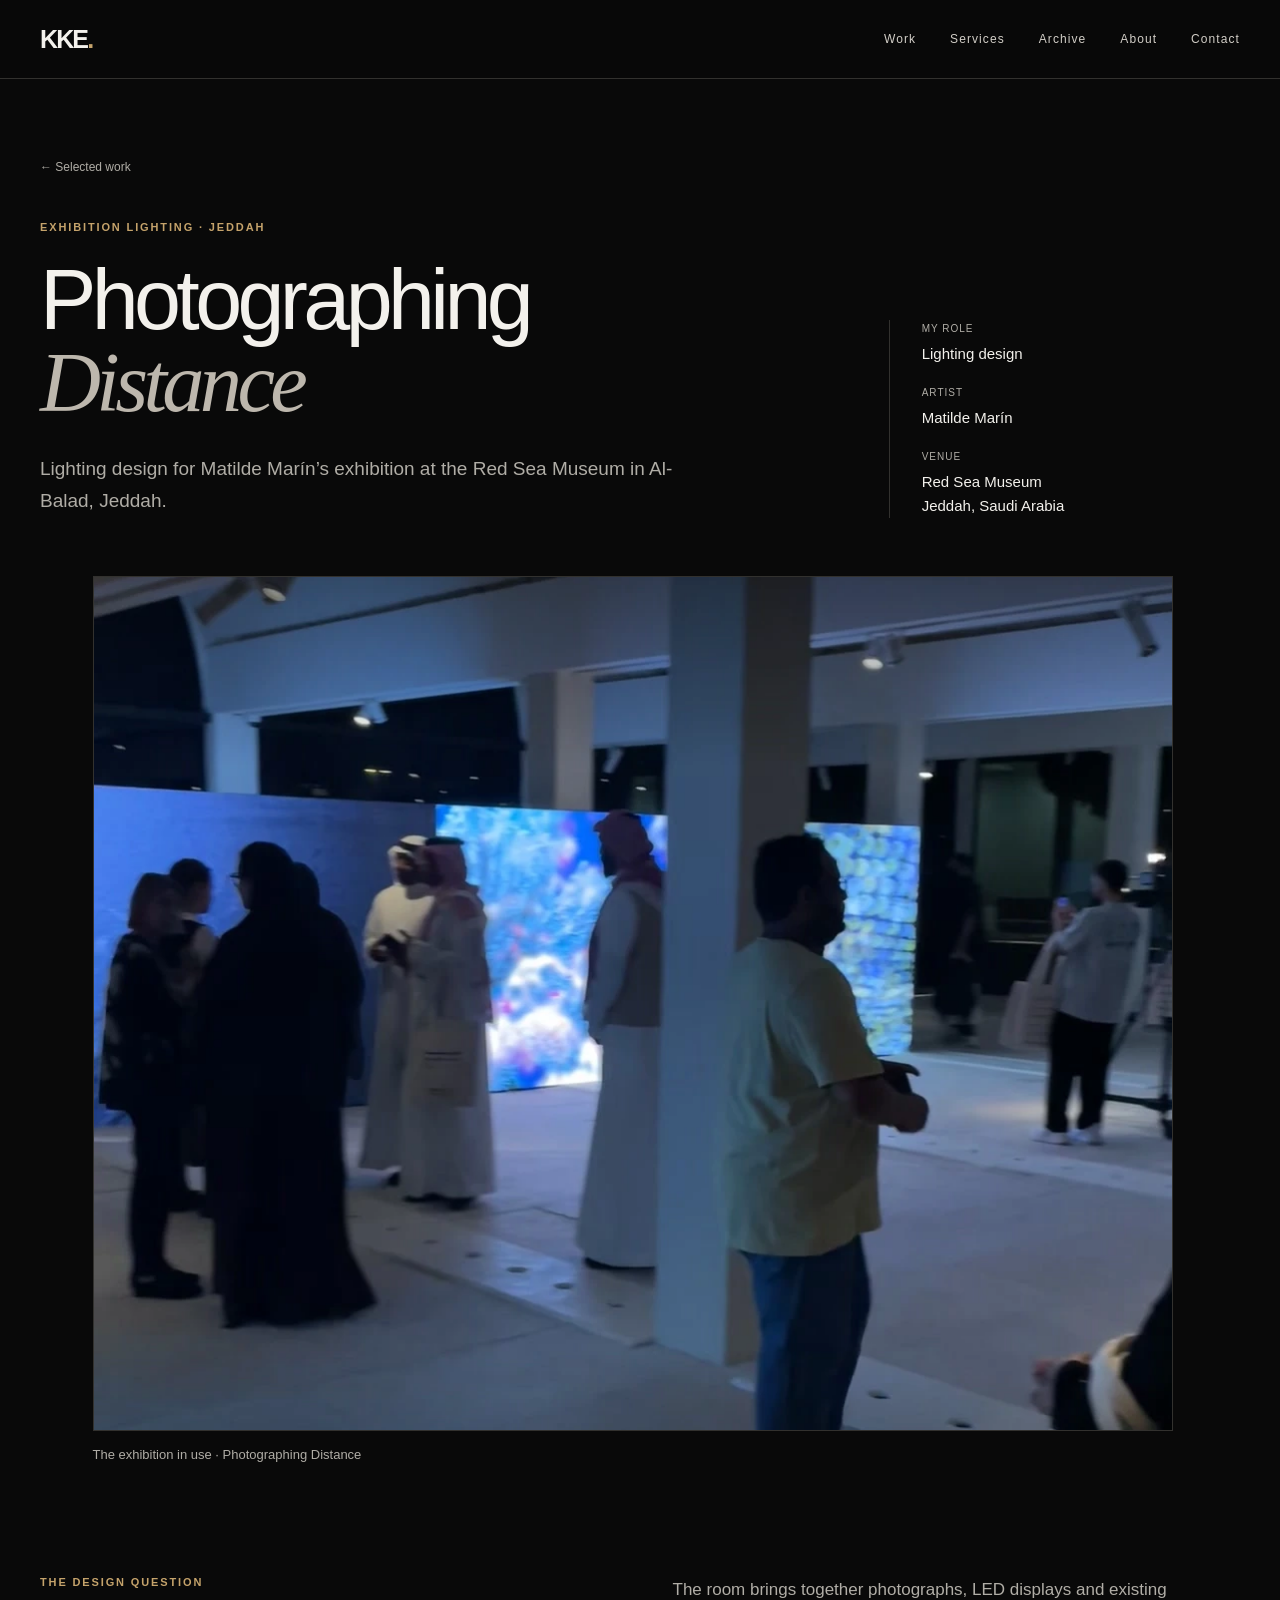
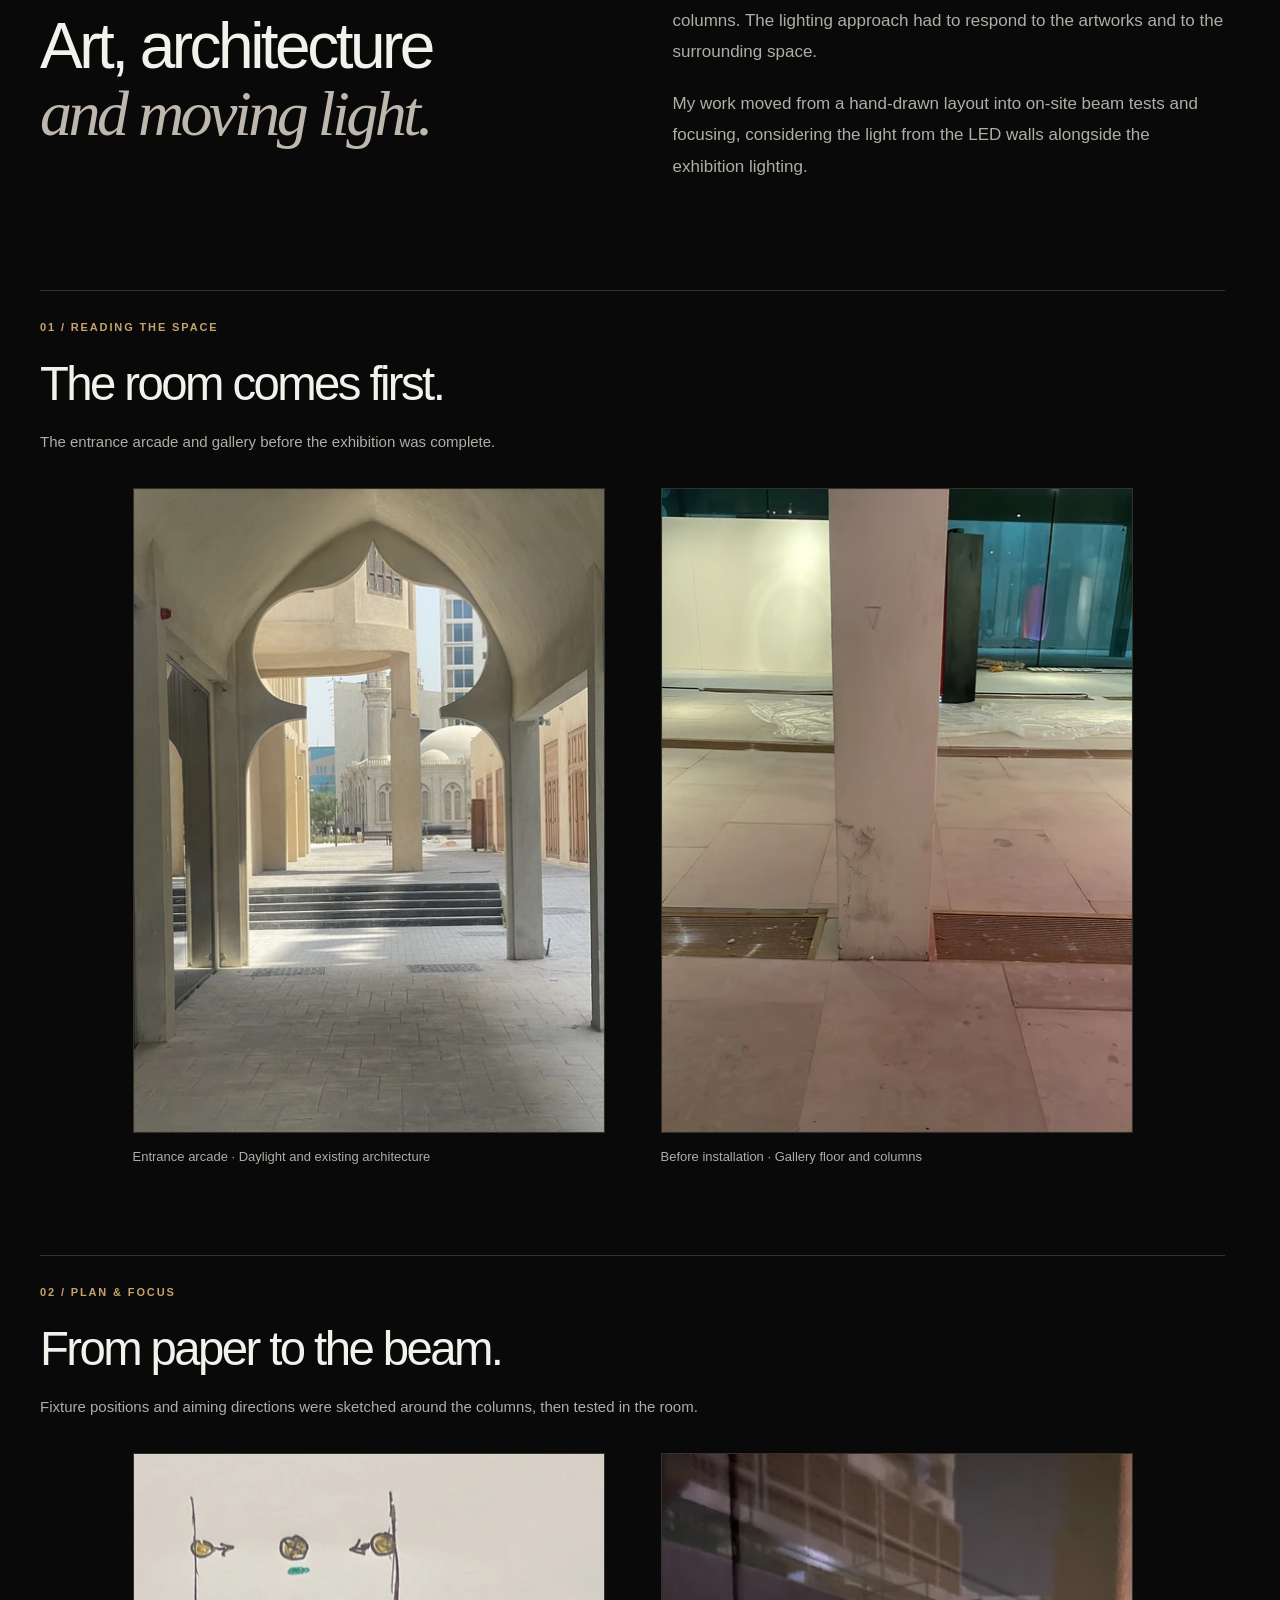
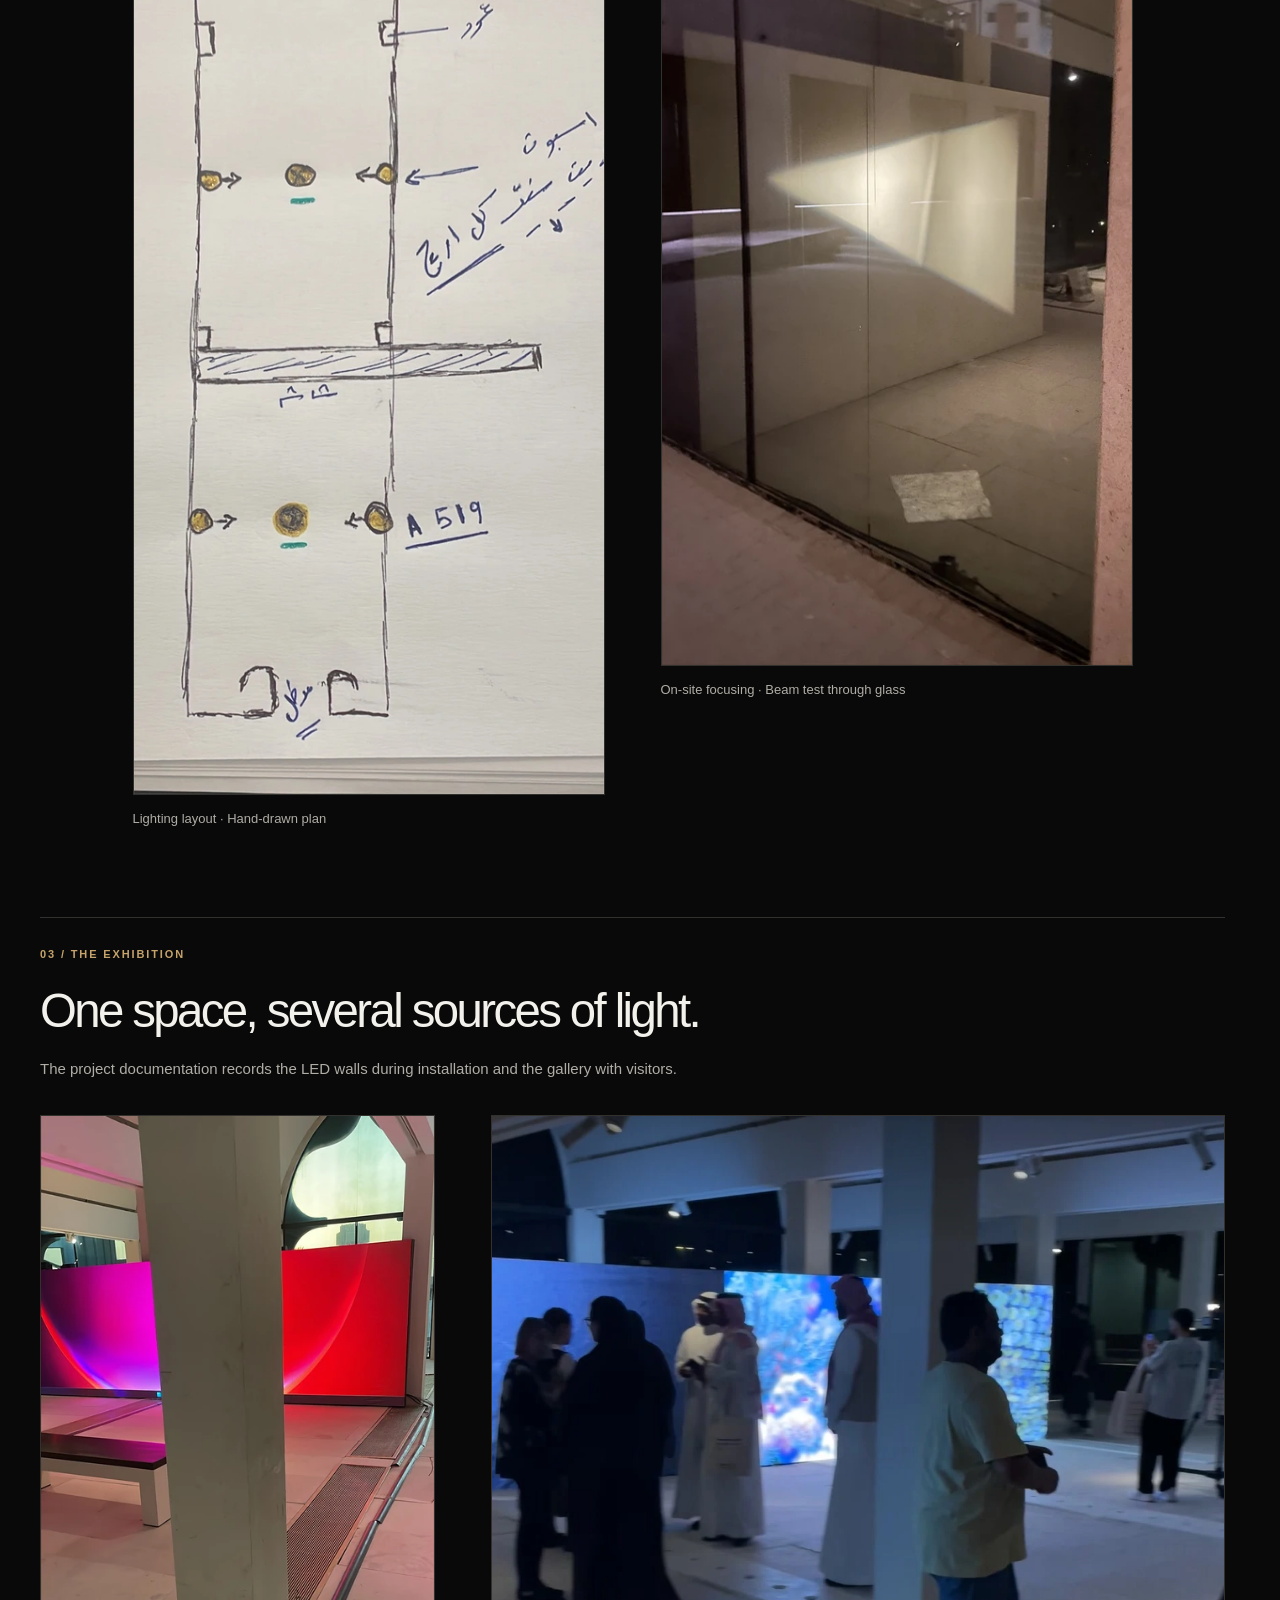
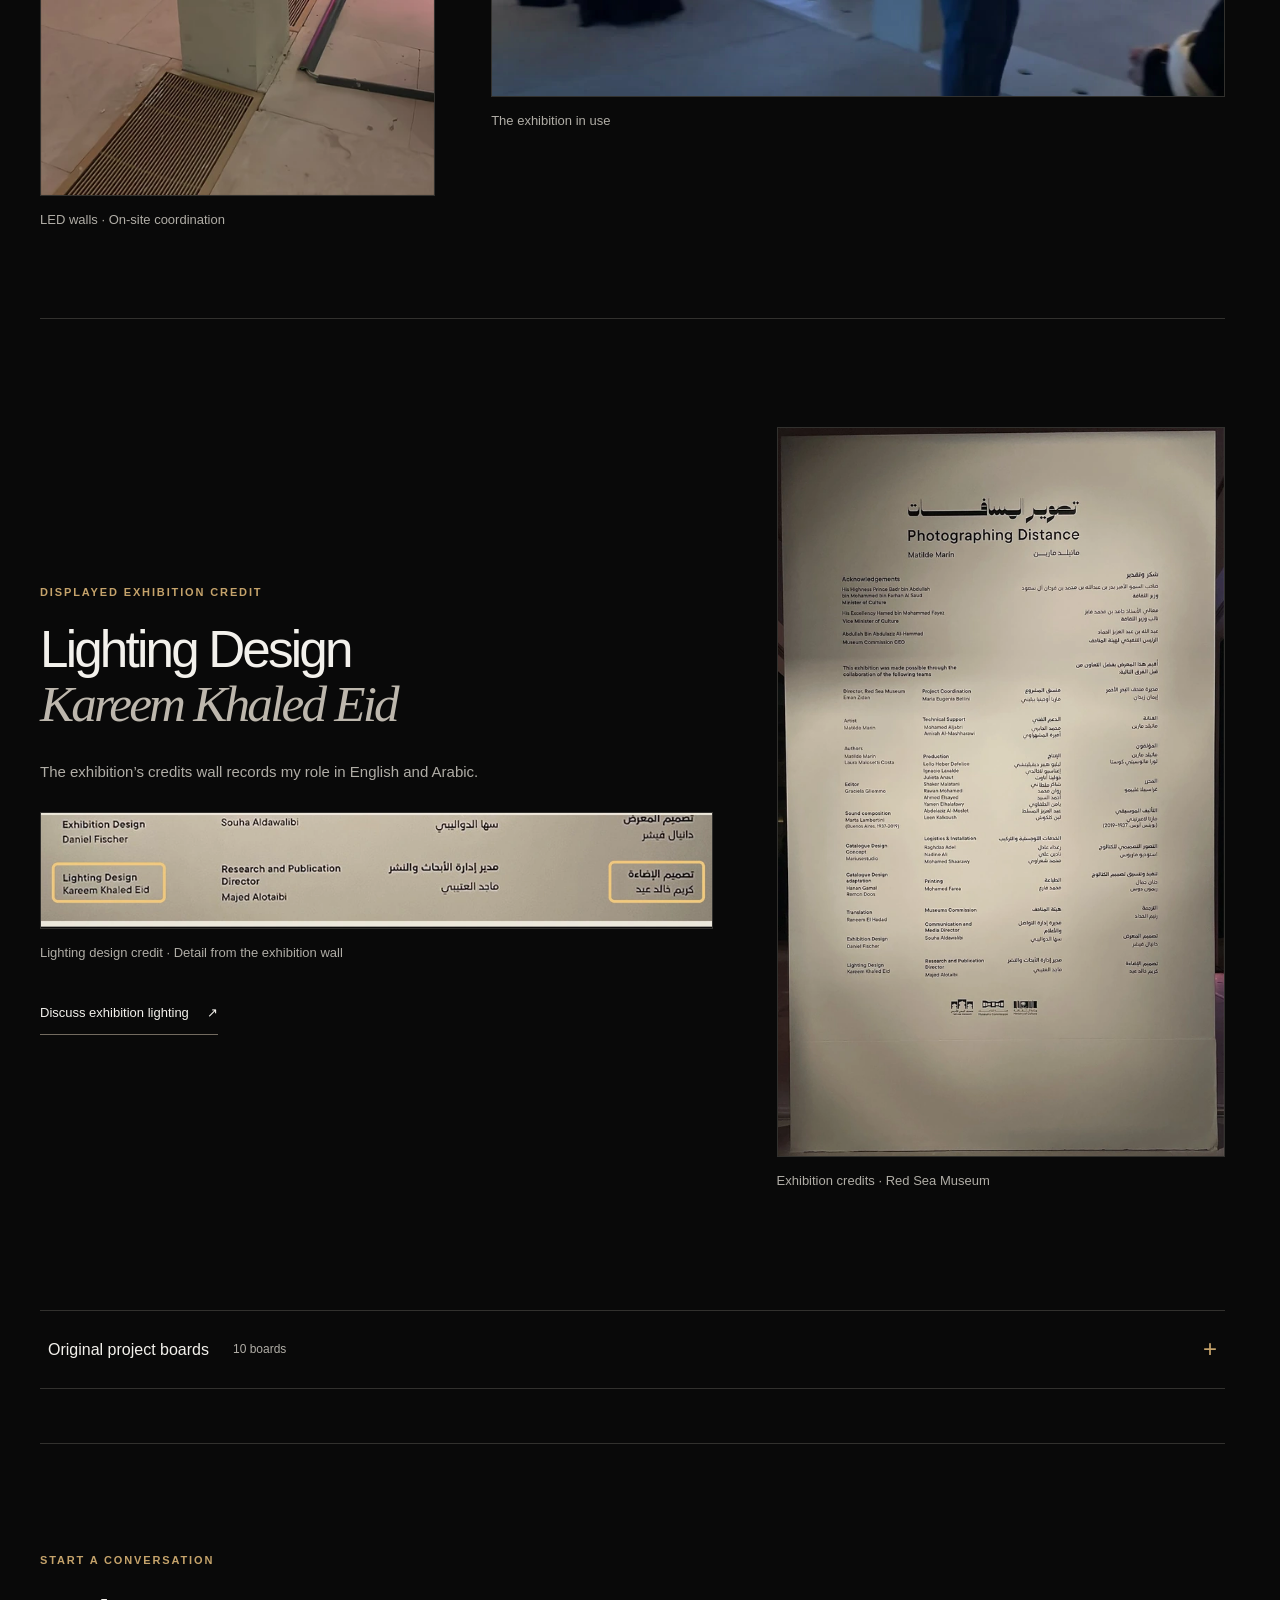
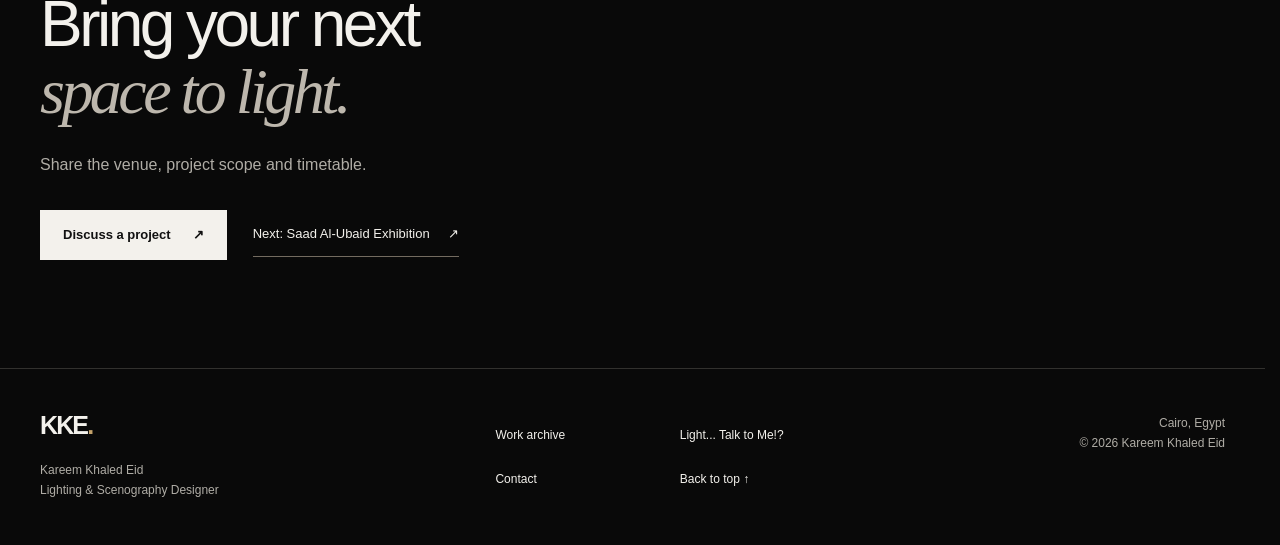
<file: photographing-distance.html>
<!doctype html>
<html lang="en"><head>
<meta charset="utf-8"><meta name="viewport" content="width=device-width,initial-scale=1">
<meta name="description" content="A lighting design case study for Matilde Marín’s Photographing Distance at the Red Sea Museum, Jeddah: the room, the plan, on-site focusing and exhibition credits."><meta name="author" content="Kareem Khaled Eid"><meta name="theme-color" content="#090909">
<meta name="robots" content="index, follow, max-image-preview:large"><link rel="canonical" href="https://kareemkhaledeid.github.io/photographing-distance.html">
<meta property="og:title" content="Photographing Distance — Lighting by Kareem Khaled Eid"><meta property="og:description" content="A lighting design case study for Matilde Marín’s Photographing Distance at the Red Sea Museum, Jeddah: the room, the plan, on-site focusing and exhibition credits."><meta property="og:type" content="website"><meta property="og:url" content="https://kareemkhaledeid.github.io/photographing-distance.html"><meta property="og:site_name" content="Kareem Khaled Eid"><meta property="og:image" content="https://kareemkhaledeid.github.io/assets/photographing-distance/slide-01.png"><meta property="og:image:alt" content="Lighting and scenography portfolio by Kareem Khaled Eid">
<meta name="twitter:card" content="summary_large_image"><meta name="twitter:title" content="Photographing Distance — Lighting by Kareem Khaled Eid"><meta name="twitter:description" content="A lighting design case study for Matilde Marín’s Photographing Distance at the Red Sea Museum, Jeddah: the room, the plan, on-site focusing and exhibition credits."><meta name="twitter:image" content="https://kareemkhaledeid.github.io/assets/photographing-distance/slide-01.png">
<title>Photographing Distance — Lighting by Kareem Khaled Eid</title><link rel="icon" href="assets/favicon.svg" type="image/svg+xml"><link rel="stylesheet" href="style.css?v=20261023-refined-r2">
<script type="application/ld+json">{"@context": "https://schema.org", "@graph": [{"@type": "Person", "@id": "https://kareemkhaledeid.github.io/#person", "name": "Kareem Khaled Eid", "url": "https://kareemkhaledeid.github.io/", "jobTitle": "Lighting & Scenography Designer", "email": "mailto:kareemkhaledeid@icloud.com", "telephone": ["+201154291254", "+966544826489"], "address": {"@type": "PostalAddress", "addressLocality": "Cairo", "addressCountry": "EG"}, "sameAs": ["https://www.linkedin.com/in/kareemkhaledeid/", "https://www.behance.net/kareemkhaledeid"]}, {"@type": "WebPage", "@id": "https://kareemkhaledeid.github.io/photographing-distance.html#webpage", "url": "https://kareemkhaledeid.github.io/photographing-distance.html", "name": "Photographing Distance — Lighting by Kareem Khaled Eid", "description": "A lighting design case study for Matilde Marín’s Photographing Distance at the Red Sea Museum, Jeddah: the room, the plan, on-site focusing and exhibition credits.", "author": {"@id": "https://kareemkhaledeid.github.io/#person"}}]}</script>
</head><body id="top" data-page="project">
<a class="skip-link" href="#main">Skip to content</a>
<header class="site-header"><nav class="nav container" aria-label="Main navigation">
  <a class="brand" href="./" aria-label="Kareem Khaled Eid — home">KKE<span>.</span></a>
  <button class="nav-toggle" type="button" aria-controls="nav-links" aria-expanded="false" aria-label="Open navigation"><span></span><span></span></button>
  <div class="nav-links" id="nav-links"><a href="./#work">Work</a><a href="./#services">Services</a><a href="archive.html">Archive</a><a href="./#about">About</a><a href="./#contact">Contact</a></div>
</nav></header>
<main id="main" tabindex="-1">
<section class="container page-intro project-intro"><div class="reveal"><a class="back-link" href="./#work">← Selected work</a><p class="eyebrow">EXHIBITION LIGHTING · JEDDAH</p><h1>Photographing<br><em>Distance</em></h1><p class="page-lead">Lighting design for Matilde Marín’s exhibition at the Red Sea Museum in Al-Balad, Jeddah.</p></div><dl class="project-facts reveal"><div><dt>My role</dt><dd>Lighting design</dd></div><div><dt>Artist</dt><dd>Matilde Marín</dd></div><div><dt>Venue</dt><dd>Red Sea Museum<br>Jeddah, Saudi Arabia</dd></div></dl></section>
<div class="container"><figure class="media reveal project-hero"><a class="image-open" href="assets/project-details/jeddah-gallery.webp" data-gallery="project" data-caption="The exhibition in use · Photographing Distance" aria-label="Enlarge: The exhibition in use · Photographing Distance"><img src="assets/project-details/jeddah-gallery.webp" alt="Visitors in the gallery with LED displays and ceiling-mounted spotlights" width="1080" height="855" loading="eager" decoding="async" class="" fetchpriority="high"></a><figcaption>The exhibition in use · Photographing Distance</figcaption></figure></div>
<section class="section container story-grid"><div class="reveal"><p class="eyebrow">THE DESIGN QUESTION</p><h2>Art, architecture<br><em>and moving light.</em></h2></div><div class="story-copy reveal"><p>The room brings together photographs, LED displays and existing columns. The lighting approach had to respond to the artworks and to the surrounding space.</p><p>My work moved from a hand-drawn layout into on-site beam tests and focusing, considering the light from the LED walls alongside the exhibition lighting.</p></div></section>
<section class="container chapter" aria-labelledby="space-title"><div class="chapter-heading reveal"><p class="eyebrow">01 / READING THE SPACE</p><h2 id="space-title">The room comes first.</h2><p>The entrance arcade and gallery before the exhibition was complete.</p></div><div class="media-grid two-portraits"><figure class="media reveal "><a class="image-open" href="assets/project-details/jeddah-entrance.webp" data-gallery="project" data-caption="Entrance arcade · Daylight and existing architecture" aria-label="Enlarge: Entrance arcade · Daylight and existing architecture"><img src="assets/project-details/jeddah-entrance.webp" alt="Daylight entering the museum arcade" width="468" height="640" loading="lazy" decoding="async" class=""></a><figcaption>Entrance arcade · Daylight and existing architecture</figcaption></figure><figure class="media reveal "><a class="image-open" href="assets/project-details/jeddah-before.webp" data-gallery="project" data-caption="Before installation · Gallery floor and columns" aria-label="Enlarge: Before installation · Gallery floor and columns"><img src="assets/project-details/jeddah-before.webp" alt="The gallery floor and columns during installation" width="468" height="640" loading="lazy" decoding="async" class=""></a><figcaption>Before installation · Gallery floor and columns</figcaption></figure></div></section>
<section class="container chapter" aria-labelledby="focus-title"><div class="chapter-heading reveal"><p class="eyebrow">02 / PLAN &amp; FOCUS</p><h2 id="focus-title">From paper to the beam.</h2><p>Fixture positions and aiming directions were sketched around the columns, then tested in the room.</p></div><div class="media-grid two-portraits"><figure class="media reveal "><a class="image-open" href="assets/project-details/jeddah-sketch.webp" data-gallery="project" data-caption="Lighting layout · Hand-drawn plan" aria-label="Enlarge: Lighting layout · Hand-drawn plan"><img src="assets/project-details/jeddah-sketch.webp" alt="Hand-drawn lighting layout with positions and aiming directions" width="500" height="1000" loading="lazy" decoding="async" class=""></a><figcaption>Lighting layout · Hand-drawn plan</figcaption></figure><figure class="media reveal "><a class="image-open" href="assets/project-details/jeddah-focus.webp" data-gallery="project" data-caption="On-site focusing · Beam test through glass" aria-label="Enlarge: On-site focusing · Beam test through glass"><img src="assets/project-details/jeddah-focus.webp" alt="A focused beam tested through the gallery glass" width="468" height="808" loading="lazy" decoding="async" class=""></a><figcaption>On-site focusing · Beam test through glass</figcaption></figure></div></section>
<section class="container chapter" aria-labelledby="balance-title"><div class="chapter-heading reveal"><p class="eyebrow">03 / THE EXHIBITION</p><h2 id="balance-title">One space, several sources of light.</h2><p>The project documentation records the LED walls during installation and the gallery with visitors.</p></div><div class="media-grid mixed-media"><figure class="media reveal "><a class="image-open" href="assets/project-details/jeddah-led.webp" data-gallery="project" data-caption="LED walls · On-site coordination" aria-label="Enlarge: LED walls · On-site coordination"><img src="assets/project-details/jeddah-led.webp" alt="An LED display between the gallery columns during installation" width="468" height="808" loading="lazy" decoding="async" class=""></a><figcaption>LED walls · On-site coordination</figcaption></figure><figure class="media reveal "><a class="image-open" href="assets/project-details/jeddah-gallery.webp" data-gallery="project" data-caption="The exhibition in use" aria-label="Enlarge: The exhibition in use"><img src="assets/project-details/jeddah-gallery.webp" alt="Visitors moving between the LED displays and gallery columns" width="1080" height="855" loading="lazy" decoding="async" class=""></a><figcaption>The exhibition in use</figcaption></figure></div></section>
<section class="section container credit-section" id="project-credit" aria-labelledby="credit-title"><div class="reveal"><p class="eyebrow">DISPLAYED EXHIBITION CREDIT</p><h2 id="credit-title">Lighting Design<br><em>Kareem Khaled Eid</em></h2><p>The exhibition’s credits wall records my role in English and Arabic.</p><figure class="media reveal "><a class="image-open" href="assets/project-details/jeddah-credit-detail.webp" data-gallery="credits" data-caption="Lighting design credit · Detail from the exhibition wall" aria-label="Enlarge: Lighting design credit · Detail from the exhibition wall"><img src="assets/project-details/jeddah-credit-detail.webp" alt="The exhibition credit reading Lighting Design — Kareem Khaled Eid in English and Arabic" width="960" height="164" loading="lazy" decoding="async" class=""></a><figcaption>Lighting design credit · Detail from the exhibition wall</figcaption></figure><a class="text-link" href="./#contact">Discuss exhibition lighting <span aria-hidden="true">↗</span></a></div><figure class="media reveal "><a class="image-open" href="assets/project-details/jeddah-credits.webp" data-gallery="credits" data-caption="Exhibition credits · Red Sea Museum" aria-label="Enlarge: Exhibition credits · Red Sea Museum"><img src="assets/project-details/jeddah-credits.webp" alt="The complete Photographing Distance exhibition credits wall" width="636" height="1037" loading="lazy" decoding="async" class=""></a><figcaption>Exhibition credits · Red Sea Museum</figcaption></figure></section>
<section class="container source-section"><details class="source-boards"><summary><span>Original project boards</span><span class="summary-meta">10 boards</span></summary><p class="details-intro">The original presentation, including venue photographs, the project team and acknowledgements.</p><div class="board-grid"><figure class="board"><a class="image-open" href="assets/photographing-distance/slide-01.png" data-gallery="boards" data-caption="Lighting concept" aria-label="Enlarge original board: Lighting concept"><img src="assets/photographing-distance/slide-01.webp" alt="Lighting concept" width="720" height="900" loading="lazy" decoding="async" class=""></a><figcaption>Lighting concept</figcaption></figure><figure class="board"><a class="image-open" href="assets/photographing-distance/slide-02.png" data-gallery="boards" data-caption="Before installation" aria-label="Enlarge original board: Before installation"><img src="assets/photographing-distance/slide-02.webp" alt="Before installation" width="720" height="900" loading="lazy" decoding="async" class=""></a><figcaption>Before installation</figcaption></figure><figure class="board"><a class="image-open" href="assets/photographing-distance/slide-03.png" data-gallery="boards" data-caption="Hand-drawn lighting plan" aria-label="Enlarge original board: Hand-drawn lighting plan"><img src="assets/photographing-distance/slide-03.webp" alt="Hand-drawn lighting plan" width="720" height="900" loading="lazy" decoding="async" class=""></a><figcaption>Hand-drawn lighting plan</figcaption></figure><figure class="board"><a class="image-open" href="assets/photographing-distance/slide-05.png" data-gallery="boards" data-caption="On-site focusing" aria-label="Enlarge original board: On-site focusing"><img src="assets/photographing-distance/slide-05.webp" alt="On-site focusing" width="720" height="900" loading="lazy" decoding="async" class=""></a><figcaption>On-site focusing</figcaption></figure><figure class="board"><a class="image-open" href="assets/photographing-distance/slide-06.png" data-gallery="boards" data-caption="Gallery in use" aria-label="Enlarge original board: Gallery in use"><img src="assets/photographing-distance/slide-06.webp" alt="Gallery in use" width="720" height="900" loading="lazy" decoding="async" class=""></a><figcaption>Gallery in use</figcaption></figure><figure class="board"><a class="image-open" href="assets/photographing-distance/slide-07.png" data-gallery="boards" data-caption="Evening events" aria-label="Enlarge original board: Evening events"><img src="assets/photographing-distance/slide-07.webp" alt="Evening events" width="720" height="900" loading="lazy" decoding="async" class=""></a><figcaption>Evening events</figcaption></figure><figure class="board"><a class="image-open" href="assets/photographing-distance/slide-08.png" data-gallery="boards" data-caption="Venue context" aria-label="Enlarge original board: Venue context"><img src="assets/photographing-distance/slide-08.webp" alt="Venue context" width="720" height="900" loading="lazy" decoding="async" class=""></a><figcaption>Venue context</figcaption></figure><figure class="board"><a class="image-open" href="assets/photographing-distance/slide-09.png" data-gallery="boards" data-caption="Project team" aria-label="Enlarge original board: Project team"><img src="assets/photographing-distance/slide-09.webp" alt="Project team" width="720" height="900" loading="lazy" decoding="async" class=""></a><figcaption>Project team</figcaption></figure><figure class="board"><a class="image-open" href="assets/photographing-distance/slide-10.png" data-gallery="boards" data-caption="Exhibition credits" aria-label="Enlarge original board: Exhibition credits"><img src="assets/photographing-distance/slide-10.webp" alt="Exhibition credits" width="720" height="900" loading="lazy" decoding="async" class=""></a><figcaption>Exhibition credits</figcaption></figure><figure class="board"><a class="image-open" href="assets/photographing-distance/slide-11.png" data-gallery="boards" data-caption="Lighting design credit" aria-label="Enlarge original board: Lighting design credit"><img src="assets/photographing-distance/slide-11.webp" alt="Lighting design credit" width="720" height="900" loading="lazy" decoding="async" class=""></a><figcaption>Lighting design credit</figcaption></figure></div></details></section>
<section class="section container project-end reveal"><p class="eyebrow">START A CONVERSATION</p><h2>Bring your next<br><em>space to light.</em></h2><p>Share the venue, project scope and timetable.</p><div class="actions"><a class="button button-primary" href="./#contact">Discuss a project <span aria-hidden="true">↗</span></a><a class="text-link" href="saad-al-ubaid.html">Next: Saad Al-Ubaid Exhibition <span aria-hidden="true">↗</span></a></div></section>
</main>
<footer class="footer"><div class="container footer-grid"><div><a class="brand" href="./" aria-label="Kareem Khaled Eid — home">KKE<span>.</span></a><p>Kareem Khaled Eid<br>Lighting &amp; Scenography Designer</p></div><div class="footer-links"><a href="archive.html">Work archive</a><a href="./#book">Light... Talk to Me!?</a><a href="./#contact">Contact</a><a href="#top">Back to top ↑</a></div><p class="footer-note">Cairo, Egypt<br>© <span id="year">2026</span> Kareem Khaled Eid</p></div></footer>
<script src="script.js?v=20261023-refined-r2" defer></script>
</body></html>
</file>
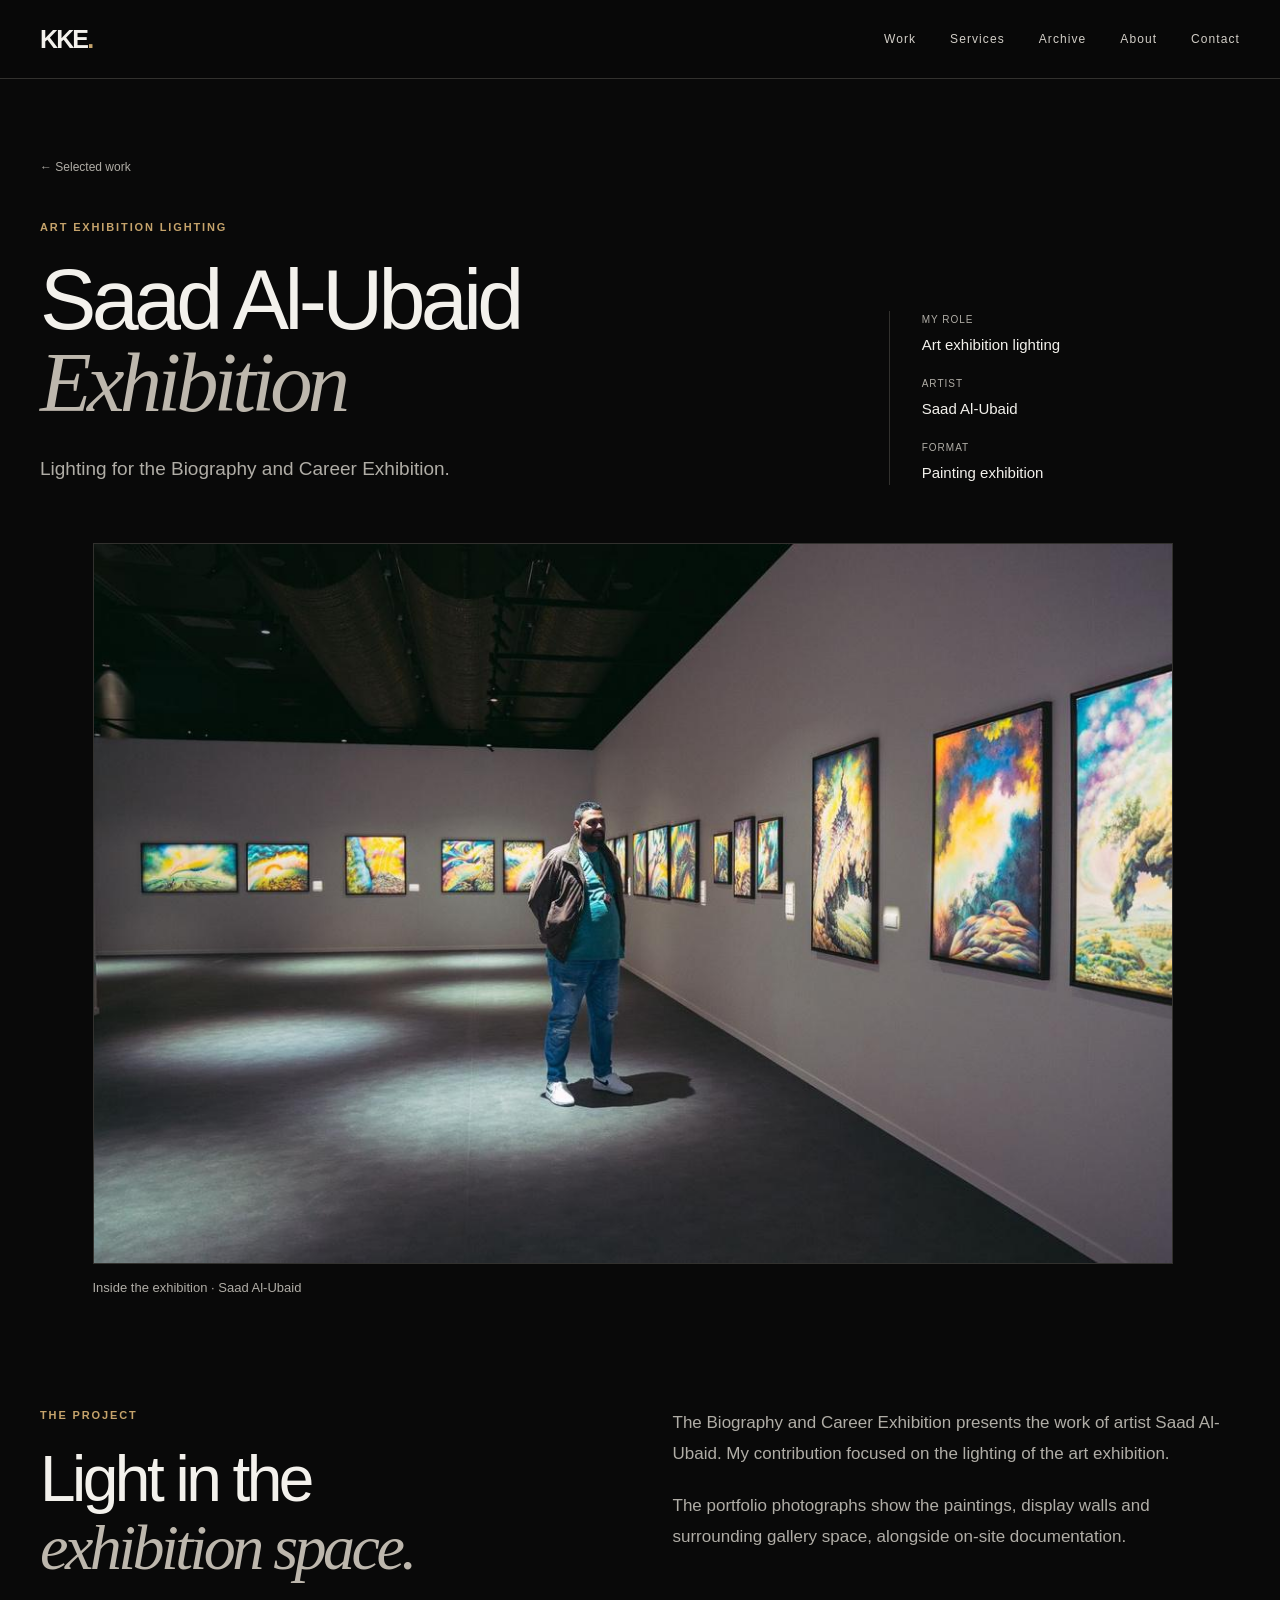
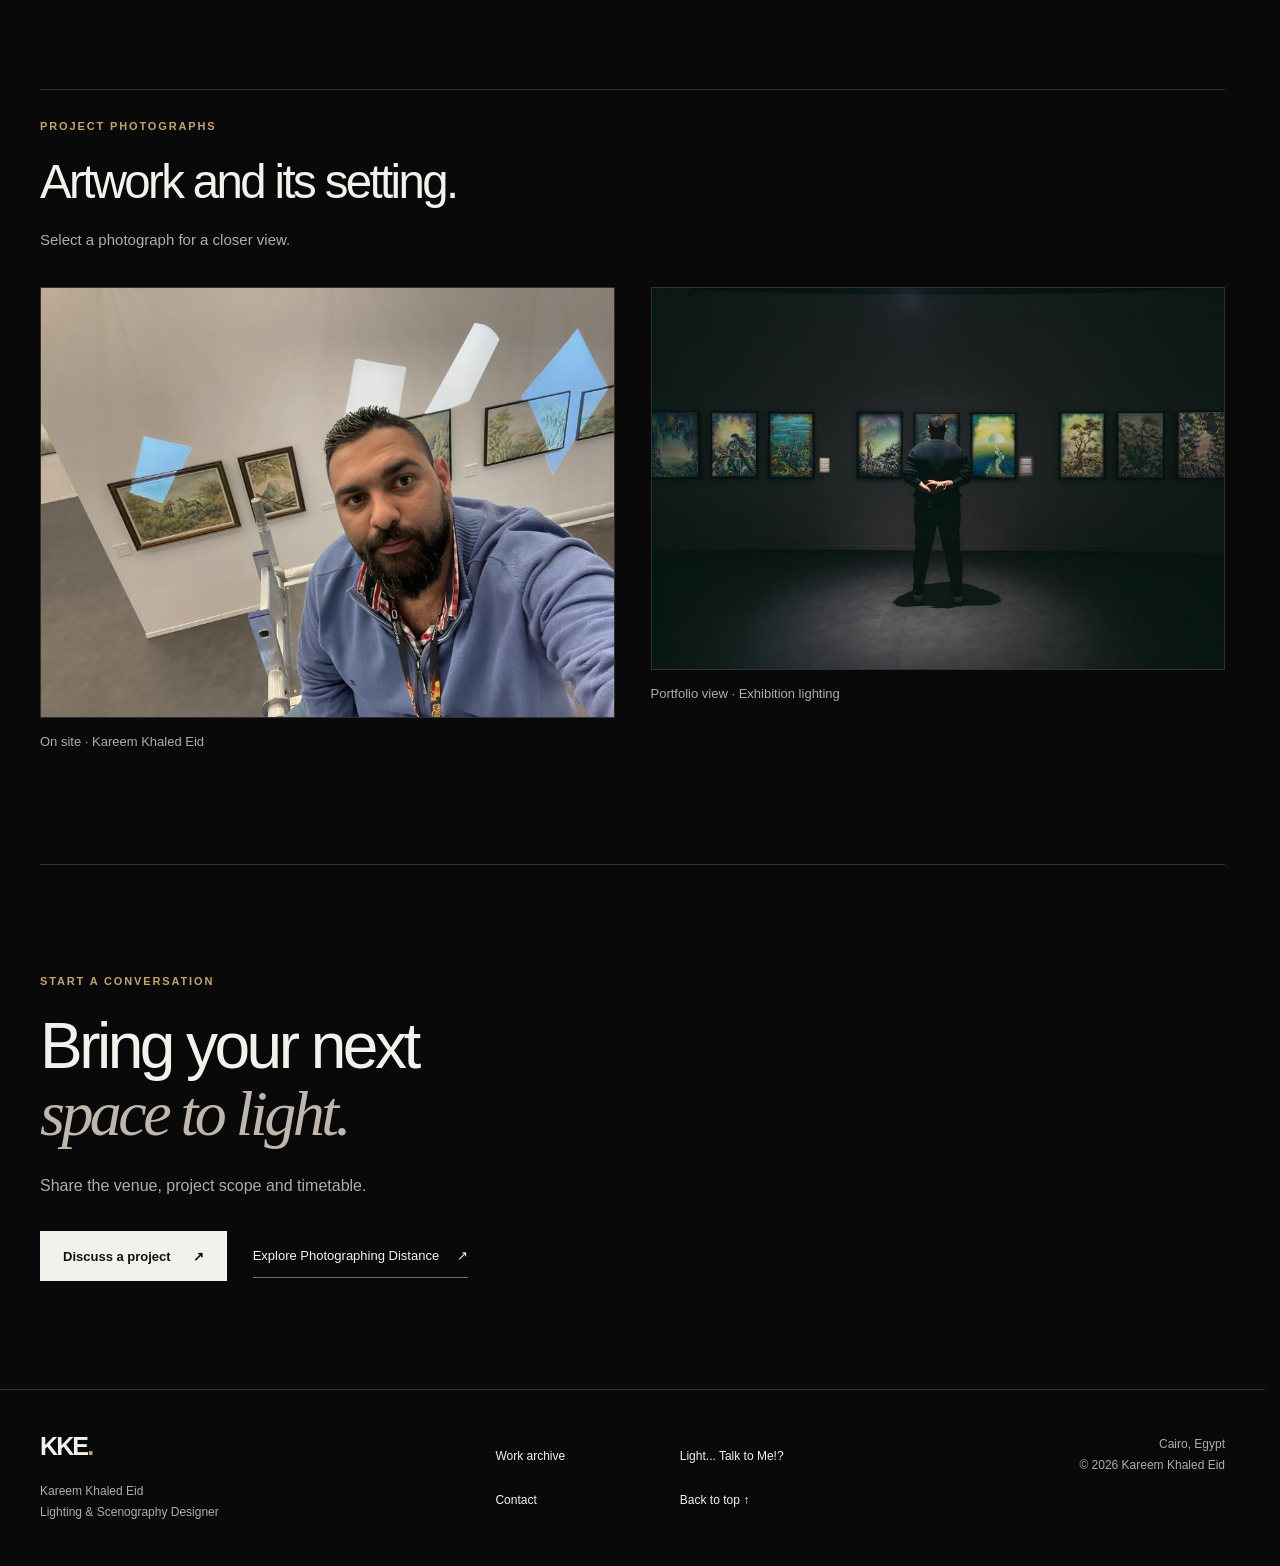
<file: saad-al-ubaid.html>
<!doctype html>
<html lang="en"><head>
<meta charset="utf-8"><meta name="viewport" content="width=device-width,initial-scale=1">
<meta name="description" content="Art exhibition lighting by Kareem Khaled Eid for the Biography and Career Exhibition of Saad Al-Ubaid. Project overview and gallery photographs."><meta name="author" content="Kareem Khaled Eid"><meta name="theme-color" content="#090909">
<meta name="robots" content="index, follow, max-image-preview:large"><link rel="canonical" href="https://kareemkhaledeid.github.io/saad-al-ubaid.html">
<meta property="og:title" content="Saad Al-Ubaid Exhibition — Lighting by Kareem Khaled Eid"><meta property="og:description" content="Art exhibition lighting by Kareem Khaled Eid for the Biography and Career Exhibition of Saad Al-Ubaid. Project overview and gallery photographs."><meta property="og:type" content="website"><meta property="og:url" content="https://kareemkhaledeid.github.io/saad-al-ubaid.html"><meta property="og:site_name" content="Kareem Khaled Eid"><meta property="og:image" content="https://kareemkhaledeid.github.io/assets/page-11-image-02.jpg"><meta property="og:image:alt" content="Lighting and scenography portfolio by Kareem Khaled Eid">
<meta name="twitter:card" content="summary_large_image"><meta name="twitter:title" content="Saad Al-Ubaid Exhibition — Lighting by Kareem Khaled Eid"><meta name="twitter:description" content="Art exhibition lighting by Kareem Khaled Eid for the Biography and Career Exhibition of Saad Al-Ubaid. Project overview and gallery photographs."><meta name="twitter:image" content="https://kareemkhaledeid.github.io/assets/page-11-image-02.jpg">
<title>Saad Al-Ubaid Exhibition — Lighting by Kareem Khaled Eid</title><link rel="icon" href="assets/favicon.svg" type="image/svg+xml"><link rel="stylesheet" href="style.css?v=20261023-refined-r2">
<script type="application/ld+json">{"@context": "https://schema.org", "@graph": [{"@type": "Person", "@id": "https://kareemkhaledeid.github.io/#person", "name": "Kareem Khaled Eid", "url": "https://kareemkhaledeid.github.io/", "jobTitle": "Lighting & Scenography Designer", "email": "mailto:kareemkhaledeid@icloud.com", "telephone": ["+201154291254", "+966544826489"], "address": {"@type": "PostalAddress", "addressLocality": "Cairo", "addressCountry": "EG"}, "sameAs": ["https://www.linkedin.com/in/kareemkhaledeid/", "https://www.behance.net/kareemkhaledeid"]}, {"@type": "WebPage", "@id": "https://kareemkhaledeid.github.io/saad-al-ubaid.html#webpage", "url": "https://kareemkhaledeid.github.io/saad-al-ubaid.html", "name": "Saad Al-Ubaid Exhibition — Lighting by Kareem Khaled Eid", "description": "Art exhibition lighting by Kareem Khaled Eid for the Biography and Career Exhibition of Saad Al-Ubaid. Project overview and gallery photographs.", "author": {"@id": "https://kareemkhaledeid.github.io/#person"}}]}</script>
</head><body id="top" data-page="project">
<a class="skip-link" href="#main">Skip to content</a>
<header class="site-header"><nav class="nav container" aria-label="Main navigation">
  <a class="brand" href="./" aria-label="Kareem Khaled Eid — home">KKE<span>.</span></a>
  <button class="nav-toggle" type="button" aria-controls="nav-links" aria-expanded="false" aria-label="Open navigation"><span></span><span></span></button>
  <div class="nav-links" id="nav-links"><a href="./#work">Work</a><a href="./#services">Services</a><a href="archive.html">Archive</a><a href="./#about">About</a><a href="./#contact">Contact</a></div>
</nav></header>
<main id="main" tabindex="-1">
<section class="container page-intro project-intro"><div class="reveal"><a class="back-link" href="./#work">← Selected work</a><p class="eyebrow">ART EXHIBITION LIGHTING</p><h1>Saad Al-Ubaid<br><em>Exhibition</em></h1><p class="page-lead">Lighting for the Biography and Career Exhibition.</p></div><dl class="project-facts reveal"><div><dt>My role</dt><dd>Art exhibition lighting</dd></div><div><dt>Artist</dt><dd>Saad Al-Ubaid</dd></div><div><dt>Format</dt><dd>Painting exhibition</dd></div></dl></section>
<div class="container"><figure class="media reveal project-hero"><a class="image-open" href="assets/page-11-image-02.jpg" data-gallery="project" data-caption="Inside the exhibition · Saad Al-Ubaid" aria-label="Enlarge: Inside the exhibition · Saad Al-Ubaid"><img src="assets/page-11-image-02.jpg" alt="Kareem Khaled Eid in the Saad Al-Ubaid exhibition gallery" width="1120" height="747" loading="eager" decoding="async" class="" fetchpriority="high"></a><figcaption>Inside the exhibition · Saad Al-Ubaid</figcaption></figure></div>
<section class="section container story-grid"><div class="reveal"><p class="eyebrow">THE PROJECT</p><h2>Light in the<br><em>exhibition space.</em></h2></div><div class="story-copy reveal"><p>The Biography and Career Exhibition presents the work of artist Saad Al-Ubaid. My contribution focused on the lighting of the art exhibition.</p><p>The portfolio photographs show the paintings, display walls and surrounding gallery space, alongside on-site documentation.</p></div></section>
<section class="container chapter" aria-labelledby="gallery-title"><div class="chapter-heading reveal"><p class="eyebrow">PROJECT PHOTOGRAPHS</p><h2 id="gallery-title">Artwork and its setting.</h2><p>Select a photograph for a closer view.</p></div><div class="media-grid"><figure class="media reveal "><a class="image-open" href="assets/page-11-image-01.jpg" data-gallery="project" data-caption="On site · Kareem Khaled Eid" aria-label="Enlarge: On site · Kareem Khaled Eid"><img src="assets/page-11-image-01.jpg" alt="Kareem Khaled Eid on site at the exhibition" width="866" height="649" loading="lazy" decoding="async" class=""></a><figcaption>On site · Kareem Khaled Eid</figcaption></figure><figure class="media reveal "><a class="image-open" href="assets/page-12-image-01.jpg" data-gallery="project" data-caption="Portfolio view · Exhibition lighting" aria-label="Enlarge: Portfolio view · Exhibition lighting"><img src="assets/page-12-image-01.jpg" alt="Paintings along a gallery wall" width="918" height="612" loading="lazy" decoding="async" class=""></a><figcaption>Portfolio view · Exhibition lighting</figcaption></figure></div></section>
<section class="section container project-end reveal"><p class="eyebrow">START A CONVERSATION</p><h2>Bring your next<br><em>space to light.</em></h2><p>Share the venue, project scope and timetable.</p><div class="actions"><a class="button button-primary" href="./#contact">Discuss a project <span aria-hidden="true">↗</span></a><a class="text-link" href="photographing-distance.html">Explore Photographing Distance <span aria-hidden="true">↗</span></a></div></section>
</main>
<footer class="footer"><div class="container footer-grid"><div><a class="brand" href="./" aria-label="Kareem Khaled Eid — home">KKE<span>.</span></a><p>Kareem Khaled Eid<br>Lighting &amp; Scenography Designer</p></div><div class="footer-links"><a href="archive.html">Work archive</a><a href="./#book">Light... Talk to Me!?</a><a href="./#contact">Contact</a><a href="#top">Back to top ↑</a></div><p class="footer-note">Cairo, Egypt<br>© <span id="year">2026</span> Kareem Khaled Eid</p></div></footer>
<script src="script.js?v=20261023-refined-r2" defer></script>
</body></html>
</file>
<file: style.css>
:root {
  --bg: #090909;
  --surface: #121211;
  --paper: #f3f1ec;
  --muted: #b0ada6;
  --line: #32312e;
  --gold: #c5a36b;
  --max: 1240px;
}
* { box-sizing: border-box; }
html { scroll-behavior: smooth; scroll-padding-top: 100px; scrollbar-gutter: stable; }
body { margin: 0; background: var(--bg); color: var(--paper); font: 16px/1.7 Arial, Helvetica, sans-serif; -webkit-text-size-adjust: 100%; }
.viewer-open { overflow: hidden; }
img { max-width: 100%; }
a { color: inherit; text-decoration: none; }
button { font: inherit; }
a, button, summary { -webkit-tap-highlight-color: transparent; }
a:focus-visible, button:focus-visible, summary:focus-visible { outline: 2px solid var(--gold); outline-offset: 5px; }
button, summary { cursor: pointer; }
main:focus { outline: none; }
[id] { scroll-margin-top: 100px; }
.container { width: min(var(--max), calc(100% - 80px)); margin-inline: auto; }
.section { padding-block: 108px; }
h1, h2, h3 { font-weight: 500; letter-spacing: -.055em; margin: 0; }
h1 { font-size: clamp(60px, 7.5vw, 106px); line-height: .98; }
h2 { font-size: clamp(40px, 5vw, 68px); line-height: 1.05; }
h3 { font-size: 30px; line-height: 1.14; }
em { font-family: Georgia, 'Times New Roman', serif; font-weight: 400; color: #bdb7ad; }
p { margin: 0 0 20px; }
figure { margin: 0; }
figcaption { color: var(--muted); font-size: 13px; line-height: 1.65; margin-top: 13px; }
.eyebrow { color: var(--gold); font-size: 11px; line-height: 1.6; font-weight: 600; letter-spacing: .17em; text-transform: uppercase; margin-bottom: 22px; }
.muted { color: var(--muted); }
.skip-link { position: fixed; top: 12px; left: 16px; z-index: 100; transform: translateY(-150%); background: var(--paper); color: var(--bg); padding: 12px 18px; }
.skip-link:focus { transform: none; }
.site-header { position: fixed; inset: 0 0 auto; z-index: 30; background: rgba(9,9,9,.95); border-bottom: 1px solid var(--line); backdrop-filter: blur(16px); }
.nav { display: flex; align-items: center; justify-content: space-between; min-height: 78px; gap: 28px; }
.brand { font-size: 25px; font-weight: 800; letter-spacing: -.075em; line-height: 1; padding-block: 12px; }
.brand span { color: var(--gold); }
.nav-links { display: flex; align-items: center; gap: 34px; }
.nav-links a { position: relative; display: inline-flex; align-items: center; min-height: 46px; font-size: 12px; letter-spacing: .09em; color: #d2cec7; }
.nav-links a::after { content: ''; height: 1px; position: absolute; inset: auto 0 5px; background: var(--gold); transform: scaleX(0); transform-origin: left; transition: transform 200ms ease; }
.nav-links a:hover::after, .nav-links a:focus-visible::after, .nav-links a[aria-current]::after { transform: scaleX(1); }
.nav-toggle { display: none; width: 46px; min-height: 46px; padding: 10px; border: 1px solid #65615b; background: transparent; color: var(--paper); }
.nav-toggle span { display: block; height: 1px; background: currentColor; margin: 6px 0; }
.actions { display: flex; flex-wrap: wrap; gap: 18px 26px; align-items: center; margin-top: 32px; }
.button { display: inline-flex; align-items: center; justify-content: center; gap: 22px; min-height: 50px; padding: 10px 22px; border: 1px solid #77716a; font-size: 13px; font-weight: 600; line-height: 1.5; transition: background-color 180ms ease, border-color 180ms ease; }
.button-primary { color: #111; background: var(--paper); border-color: var(--paper); }
.button-primary:hover { background: #ded7ca; border-color: #ded7ca; }
.text-link { display: inline-flex; gap: 18px; align-items: center; min-height: 44px; font-size: 13px; border-bottom: 1px solid #736b60; padding-block: 5px; }
.text-link:hover, .download-link:hover { color: #dfc292; border-color: var(--gold); }
.download-link { display: inline-flex; align-items: center; flex-wrap: wrap; gap: 14px; color: var(--muted); font-size: 12px; min-height: 44px; margin-top: 22px; }
.download-link span { font-size: 10px; letter-spacing: .08em; border: 1px solid var(--line); padding: 2px 7px; }
.hero { display: grid; grid-template-columns: minmax(0, .9fr) minmax(0, 1.1fr); gap: 56px; align-items: center; padding-top: 145px; padding-bottom: 80px; }
.hero h1 { font-size: clamp(70px, 7vw, 100px); line-height: .89; letter-spacing: -.07em; margin-bottom: 36px; }
.hero h1 em { display: inline-block; margin-top: 5px; }
.hero-intro { max-width: 590px; font-size: clamp(20px, 2vw, 26px); line-height: 1.5; letter-spacing: -.025em; }
.hero-detail { font-size: 16px; max-width: 540px; }
.hero-photo { display: block; overflow: hidden; aspect-ratio: 3 / 2; border: 1px solid var(--line); background: var(--surface); }
.hero-photo img { display: block; width: 100%; height: 100%; object-fit: contain; object-position: center; }
.hero-visual figcaption { display: flex; flex-wrap: wrap; justify-content: space-between; gap: 6px 18px; font-size: 11px; }
.hero-visual figcaption a { color: var(--paper); }
.practice-strip { border-block: 1px solid var(--line); }
.practice-strip .container { display: flex; justify-content: space-between; gap: 18px; flex-wrap: wrap; padding-block: 23px; }
.practice-strip p { margin: 0; font-size: 13px; }
.practice-strip p span { color: var(--gold); font-size: 10px; margin-right: 18px; }
.practice-strip .strip-note { color: var(--muted); font-size: 12px; }
.section-heading { display: flex; justify-content: space-between; align-items: end; gap: 56px; margin-bottom: 48px; }
.section-heading > p { max-width: 360px; color: var(--muted); font-size: 15px; margin: 0; }
.work-grid { display: grid; grid-template-columns: repeat(2, minmax(0, 1fr)); gap: 58px 36px; }
.work-feature { grid-column: 1 / -1; padding-bottom: 34px; border-bottom: 1px solid var(--line); }
.work-feature .work-link { display: grid; grid-template-columns: 1.15fr 1fr; align-items: center; gap: 56px; }
.work-photo { border: 1px solid var(--line); overflow: hidden; background: var(--surface); transition: border-color 200ms ease; aspect-ratio: 1.5; }
.work-photo img { width: 100%; height: 100%; object-fit: cover; display: block; }
.work-feature .work-photo { aspect-ratio: 1.26; }
.work-copy { padding-top: 24px; }
.work-feature .work-copy { padding-top: 0; }
.work-copy .eyebrow { font-size: 10px; margin-bottom: 16px; }
.work-copy h3 { font-size: clamp(32px, 3.8vw, 48px); margin-bottom: 22px; }
.work-feature h3 { font-size: clamp(38px, 4.6vw, 62px); }
.work-copy p { color: var(--muted); font-size: 15px; margin-bottom: 15px; }
.work-copy .work-place { color: var(--paper); font-size: 14px; }
.work-copy .role-line { font-size: 12px; }
.card-action { display: inline-flex; align-items: center; gap: 24px; min-height: 42px; color: var(--paper); font-size: 12px; border-bottom: 1px solid #6a645c; margin-top: 12px; }
.work-link:hover .work-photo { border-color: var(--gold); }
.archive-invite { display: flex; justify-content: space-between; align-items: center; gap: 28px; flex-wrap: wrap; padding-top: 40px; margin-top: 36px; border-top: 1px solid var(--line); }
.archive-invite p { margin: 0; color: var(--muted); font-size: 14px; }
.service-section { background: var(--surface); border-block: 1px solid var(--line); }
.service-grid { display: grid; grid-template-columns: repeat(4, minmax(0, 1fr)); border-top: 1px solid #44413c; }
.service { padding: 25px 25px 0; border-right: 1px solid var(--line); }
.service:first-child { padding-left: 0; }
.service:last-child { border-right: 0; padding-right: 0; }
.service > span { color: var(--gold); font-size: 11px; }
.service h3 { font-size: 24px; letter-spacing: -.035em; margin: 42px 0 16px; }
.service p { font-size: 14px; color: var(--muted); line-height: 1.8; margin: 0; }
.about-grid { display: grid; grid-template-columns: .8fr 1.2fr; align-items: center; gap: 90px; }
.about-photo img { display: block; width: 100%; height: auto; aspect-ratio: 4 / 5; object-fit: cover; object-position: 62% center; }
.about-copy h2 { margin-bottom: 30px; }
.about-copy > p:not(.eyebrow) { color: var(--muted); font-size: 16px; }
.about-facts { display: grid; grid-template-columns: 1fr 1fr; gap: 24px; border-top: 1px solid var(--line); margin-block: 30px; padding-top: 25px; }
.about-facts strong { display: block; font-size: 17px; font-weight: 500; }
.about-facts span { display: block; color: var(--muted); font-size: 12px; margin-top: 8px; }
.book-band { background: var(--surface); border-block: 1px solid var(--line); }
.book-row { display: flex; justify-content: space-between; gap: 60px; align-items: center; padding-block: 46px; }
.book-row .eyebrow { margin-bottom: 14px; }
.book-row h2 { font-family: Georgia, serif; font-style: italic; font-size: 34px; letter-spacing: -.03em; margin-bottom: 16px; }
.book-row p:last-child { margin: 0; font-size: 14px; color: var(--muted); max-width: 670px; }
.book-links { display: grid; gap: 8px; flex-shrink: 0; }
.contact h2 { font-size: clamp(54px, 7.4vw, 100px); }
.contact-grid { display: grid; grid-template-columns: 1.3fr .8fr; gap: 90px; margin-top: 44px; }
.contact-grid > div > p { color: var(--muted); max-width: 490px; }
.contact-actions { display: flex; flex-direction: column; align-items: start; gap: 14px; }
.contact-email { display: inline-flex; flex-wrap: wrap; align-items: center; gap: 15px; font-size: clamp(16px, 1.6vw, 21px); min-height: 44px; border-bottom: 1px solid #736b60; overflow-wrap: anywhere; }
.contact-phones { display: flex; flex-direction: column; align-items: start; }
.contact-phones a { min-height: 44px; font-size: 19px; letter-spacing: .035em; }
.contact-phones a:hover { color: #dfc292; }
.contact-socials { display: flex; gap: 28px; flex-wrap: wrap; margin-top: 22px; }
.contact-socials a { font-size: 13px; min-height: 44px; display: inline-flex; align-items: center; gap: 15px; }
.contact-details > p { color: var(--muted); font-size: 14px; margin: 10px 0 0; }
.footer { border-top: 1px solid var(--line); padding-block: 44px; }
.footer-grid { display: grid; grid-template-columns: 1.2fr 1fr 1fr; align-items: start; gap: 44px; }
.footer p { color: var(--muted); font-size: 12px; margin: 18px 0 0; }
.footer-links { display: grid; grid-template-columns: 1fr 1fr; column-gap: 26px; }
.footer-links a { display: inline-flex; align-items: center; min-height: 44px; font-size: 12px; }
.footer .footer-note { text-align: right; margin: 0; }
.page-intro { padding-top: 145px; padding-bottom: 58px; }
.back-link { display: inline-flex; min-height: 44px; align-items: center; font-size: 12px; color: var(--muted); margin-bottom: 30px; }
.page-lead { color: var(--muted); max-width: 680px; font-size: 19px; margin: 28px 0 0; }
.project-intro { display: grid; grid-template-columns: 1.4fr .6fr; align-items: end; gap: 64px; }
.project-intro h1 { font-size: clamp(52px, 6.6vw, 94px); overflow-wrap: break-word; }
.project-facts { display: grid; gap: 18px; margin: 0; border-left: 1px solid var(--line); padding-left: 32px; }
.project-facts dt { color: var(--muted); font-size: 10px; letter-spacing: .1em; text-transform: uppercase; }
.project-facts dd { margin: 5px 0 0; font-size: 15px; line-height: 1.6; }
.media img { display: block; width: 100%; height: auto; }
.media .image-open { display: block; border: 1px solid var(--line); background: var(--surface); }
.image-open { cursor: zoom-in; }
.image-open:hover { border-color: #7b6e59; }
.project-hero { max-width: 1080px; margin-inline: auto; }
.story-grid { display: grid; grid-template-columns: 1fr 1fr; gap: 80px; }
.story-copy p { color: var(--muted); font-size: 17px; line-height: 1.85; }
.story-copy p:last-child { margin: 0; }
.chapter { padding-bottom: 88px; }
.chapter-heading { border-top: 1px solid var(--line); padding-top: 28px; margin-bottom: 34px; }
.chapter-heading h2 { font-size: clamp(32px, 3.7vw, 50px); }
.chapter-heading p:last-child { max-width: 700px; color: var(--muted); font-size: 15px; margin: 20px 0 0; }
.media-grid { display: grid; grid-template-columns: repeat(2, minmax(0, 1fr)); gap: 36px; align-items: start; }
.two-portraits { max-width: 1000px; margin-inline: auto; gap: 56px; }
.mixed-media { grid-template-columns: .7fr 1.3fr; gap: 56px; }
.credit-section { border-top: 1px solid var(--line); display: grid; grid-template-columns: 1.2fr .8fr; gap: 64px; align-items: center; }
.credit-section h2 { font-size: clamp(34px, 4vw, 54px); margin-bottom: 28px; }
.credit-section p:not(.eyebrow) { color: var(--muted); font-size: 15px; }
.credit-section > div > .media { margin-block: 28px; }
.source-section { padding-block: 10px 30px; }
.source-boards, .credit-list { border-block: 1px solid var(--line); }
.source-boards > summary, .credit-list > summary { list-style: none; display: flex; justify-content: space-between; align-items: center; gap: 24px; min-height: 74px; padding: 18px 8px; }
.source-boards > summary::-webkit-details-marker, .credit-list > summary::-webkit-details-marker { display: none; }
.source-boards > summary::after, .credit-list > summary::after { content: '+'; color: var(--gold); font-size: 24px; margin-left: auto; flex-shrink: 0; }
.source-boards[open] > summary::after, .credit-list[open] > summary::after { content: '−'; }
.summary-meta { color: var(--muted); font-size: 12px; white-space: nowrap; }
.details-intro { color: var(--muted); font-size: 14px; max-width: 650px; padding-top: 18px; }
.board-grid { display: grid; grid-template-columns: repeat(2, minmax(0, 1fr)); gap: 40px 32px; padding-block: 24px 40px; }
.board img { width: 100%; height: auto; display: block; }
.board .image-open { display: block; border: 1px solid var(--line); }
.project-end { border-top: 1px solid var(--line); margin-top: 24px; }
.project-end > p:not(.eyebrow) { color: var(--muted); margin-top: 25px; }
.archive-intro .page-lead { max-width: 650px; }
.archive-nav { display: flex; flex-wrap: wrap; gap: 10px; margin-top: 36px; }
.archive-nav a { display: inline-flex; align-items: center; min-height: 44px; border: 1px solid #5d5850; padding: 8px 15px; font-size: 12px; }
.archive-nav a:hover { border-color: var(--gold); color: #dfc292; }
.archive-group { padding-top: 22px; padding-bottom: 72px; }
.archive-images { columns: 2; column-gap: 36px; }
.archive-images .media { display: inline-block; width: 100%; break-inside: avoid; margin-bottom: 30px; }
.credit-list { border-bottom: 0; }
.credit-list:last-child { border-bottom: 1px solid var(--line); }
.credit-list ul { list-style: none; display: grid; grid-template-columns: repeat(2, minmax(0, 1fr)); gap: 12px 32px; padding: 0 8px 30px; margin: 0; }
.credit-list li { color: var(--muted); font-size: 14px; overflow-wrap: anywhere; }
.site-lightbox { width: min(96vw, 1320px); max-height: 96dvh; border: 1px solid #666; padding: 68px 22px 22px; background: var(--bg); color: var(--paper); }
.site-lightbox::backdrop { background: rgba(0,0,0,.94); }
.viewer-toolbar { position: absolute; inset: 10px 14px auto; display: flex; align-items: center; gap: 12px; }
.viewer-toolbar button, .viewer-toolbar a { min-width: 44px; min-height: 44px; display: inline-flex; align-items: center; justify-content: center; background: transparent; color: var(--paper); border: 1px solid #777; padding: 8px 12px; font-size: 12px; }
.viewer-toolbar button:disabled { opacity: .35; cursor: default; }
.viewer-toolbar .viewer-close { margin-left: auto; }
.viewer-status { color: var(--muted); font-size: 12px; }
.site-lightbox img { display: block; max-width: 100%; max-height: 73dvh; width: auto; height: auto; margin: auto; object-fit: contain; }
.site-lightbox p { text-align: center; color: var(--muted); font-size: 13px; margin: 16px 0 0; }
.motion-enter { animation: portfolio-enter 620ms cubic-bezier(.22,.61,.36,1) both; animation-delay: var(--motion-delay, 0ms); }
@keyframes portfolio-enter { from { opacity: .35; translate: 0 14px; } to { opacity: 1; translate: 0 0; } }
@media (max-width: 1000px) {
  .hero { gap: 44px; }
  .work-feature .work-link, .about-grid { gap: 44px; }
  .section-heading { gap: 36px; }
  .service-grid { grid-template-columns: repeat(2, minmax(0, 1fr)); }
  .service { padding: 25px 28px 30px 0; border-bottom: 1px solid var(--line); }
  .service:nth-child(even) { padding-left: 28px; border-right: 0; }
  .service:nth-child(n+3) { border-bottom: 0; }
  .service h3 { margin-top: 28px; }
  .contact-grid { gap: 54px; }
}
@media (max-width: 840px) {
  .container { width: calc(100% - 36px); }
  .section { padding-block: 76px; }
  .nav { min-height: 70px; flex-wrap: wrap; }
  .nav-links { gap: 18px; flex-wrap: wrap; }
  .js .nav-toggle { display: block; }
  .js .nav-links { display: none; position: absolute; inset: 70px 0 auto; padding: 20px 18px; background: #10100f; border-bottom: 1px solid #555; gap: 2px; flex-direction: column; align-items: stretch; }
  .js .nav-links.open { display: flex; }
  .js .nav-links a { min-height: 48px; }
  .hero { grid-template-columns: minmax(0, 1fr); padding-top: 120px; gap: 32px; }
  .hero-visual { order: -1; }
  .hero-copy { max-width: 620px; }
  .hero h1 { font-size: clamp(64px, 9vw, 90px); }
  .hero-intro { font-size: 20px; }
  .hero-detail { font-size: 15px; }
  .hero-visual figcaption { display: block; }
  .hero-visual figcaption a { display: block; margin-top: 5px; }
  .section-heading { display: block; }
  .section-heading > p { margin-top: 24px; max-width: 550px; }
  .work-feature .work-link { gap: 30px; }
  .work-copy h3, .work-feature h3 { font-size: 35px; }
  .about-grid { gap: 40px; }
  .about-copy h2 { font-size: 42px; }
  .about-facts { grid-template-columns: 1fr; gap: 18px; }
  .book-row { gap: 34px; }
  .contact-grid { grid-template-columns: 1.2fr .8fr; gap: 32px; }
  .footer-grid { grid-template-columns: 1fr 1fr; }
  .footer .footer-note { grid-column: 1 / -1; text-align: left; }
  .page-intro { padding-top: 120px; }
  .project-intro { grid-template-columns: 1.3fr .7fr; gap: 32px; }
  .project-intro h1 { font-size: clamp(42px, 6.6vw, 70px); }
  .story-grid { gap: 38px; }
  .two-portraits, .mixed-media { gap: 30px; }
  .credit-section { gap: 36px; }
  .archive-images { column-gap: 28px; }
}
@media (max-width: 640px) {
  .hero, .work-feature .work-link, .work-grid, .about-grid, .contact-grid, .project-intro, .story-grid, .media-grid, .credit-section { grid-template-columns: minmax(0, 1fr); }
  .hero { padding-top: 118px; padding-bottom: 46px; gap: 40px; }
  .hero h1 { font-size: clamp(64px, 15.5vw, 94px); }
  .hero-copy { max-width: 580px; }
  .hero-photo { aspect-ratio: 3 / 2; }
  .hero-visual figcaption { display: flex; }
  .hero-visual figcaption a { margin: 0; }
  .practice-strip .container { display: grid; grid-template-columns: repeat(3, 1fr); gap: 14px 10px; }
  .practice-strip p { font-size: 11px; }
  .practice-strip p span { display: block; margin: 0 0 4px; }
  .practice-strip .strip-note { grid-column: 1 / -1; padding-top: 8px; }
  .work-grid { gap: 44px; }
  .work-feature { grid-column: auto; }
  .work-feature .work-photo { aspect-ratio: 1.4; }
  .work-copy h3, .work-feature h3 { font-size: 42px; }
  .about-photo { max-width: 440px; }
  .about-photo img { aspect-ratio: 1; }
  .about-facts { grid-template-columns: 1fr 1fr; }
  .book-row { display: block; }
  .book-links { display: flex; flex-wrap: wrap; gap: 18px 30px; margin-top: 26px; }
  .contact-grid { gap: 42px; }
  .contact h2 { font-size: clamp(52px, 12vw, 76px); }
  .contact-phones a { font-size: 19px; }
  .footer-grid { gap: 28px; }
  .footer-links { grid-template-columns: 1fr; }
  .page-intro { padding-bottom: 40px; }
  .project-intro h1 { font-size: clamp(43px, 9.5vw, 64px); }
  .project-facts { grid-template-columns: 1fr 1fr; padding-left: 0; padding-top: 24px; border-left: 0; border-top: 1px solid var(--line); gap: 20px; }
  .project-facts > div:last-child { grid-column: 1 / -1; }
  .page-lead { font-size: 17px; }
  .story-copy p { font-size: 16px; }
  .chapter { padding-bottom: 62px; }
  .chapter-heading h2 { font-size: 35px; }
  .two-portraits { max-width: 468px; }
  .credit-section > .media { max-width: 468px; width: 100%; margin-inline: auto; }
  .board-grid { grid-template-columns: minmax(0, 1fr); }
  .source-boards > summary { gap: 12px; font-size: 14px; }
  .source-boards .summary-meta { font-size: 10px; }
  .archive-images { columns: 1; }
  .credit-list ul { grid-template-columns: minmax(0, 1fr); }
  .credit-list > summary { font-size: 15px; gap: 14px; }
  .motion-enter { animation-duration: 460ms; }
  .site-lightbox { width: 96vw; padding-inline: 12px; }
  .viewer-toolbar { gap: 6px; inset-inline: 8px; }
  .viewer-toolbar button, .viewer-toolbar a { padding-inline: 9px; }
}
@media (max-width: 420px) {
  .service-grid { grid-template-columns: minmax(0, 1fr); }
  .service, .service:first-child, .service:nth-child(even) { padding: 22px 0; border-right: 0; border-bottom: 1px solid var(--line); }
  .service:last-child { border-bottom: 0; }
  .service h3 { margin-top: 15px; }
  .about-facts { grid-template-columns: minmax(0, 1fr); }
  .viewer-status { position: absolute; width: 1px; height: 1px; overflow: hidden; clip-path: inset(50%); }
}
@media (prefers-reduced-motion: reduce) {
  html { scroll-behavior: auto; }
  *, *::before, *::after { animation: none !important; transition: none !important; }
  .motion-enter { opacity: 1; translate: none; }
}
</file>
